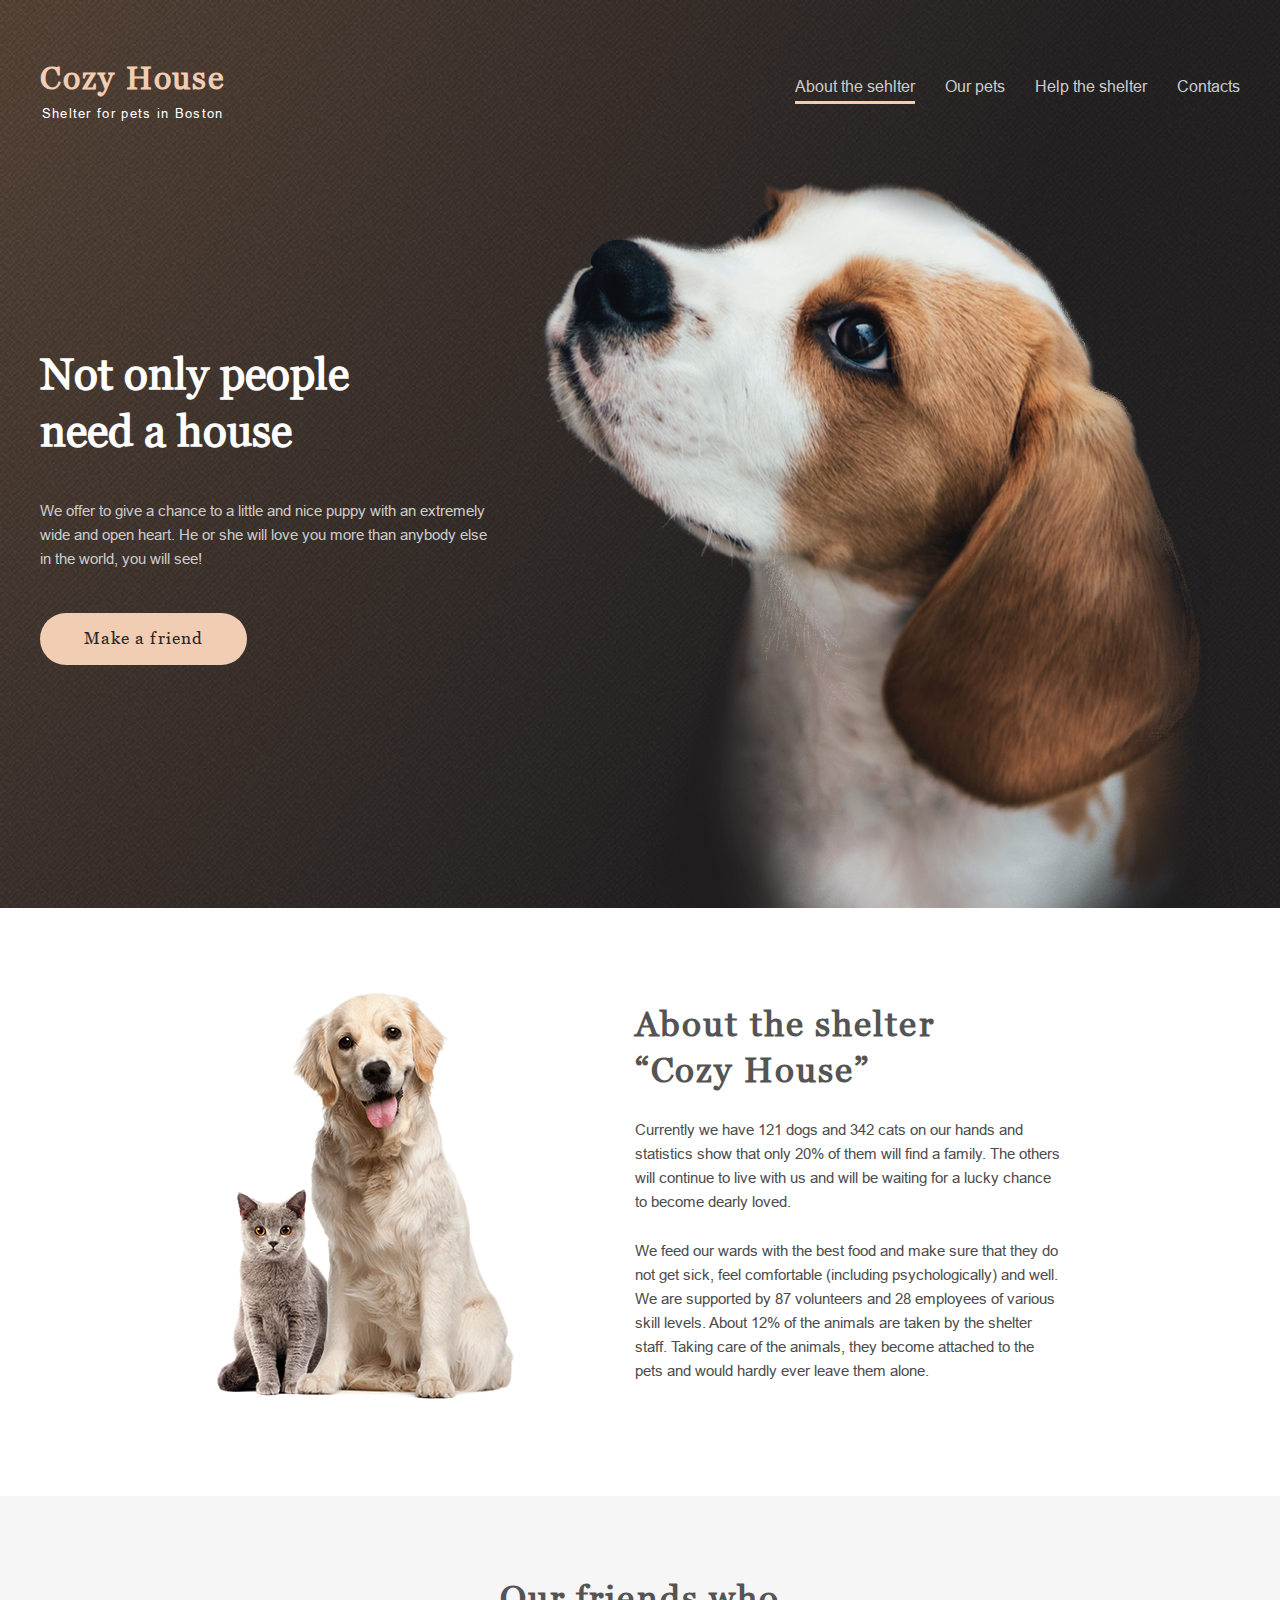
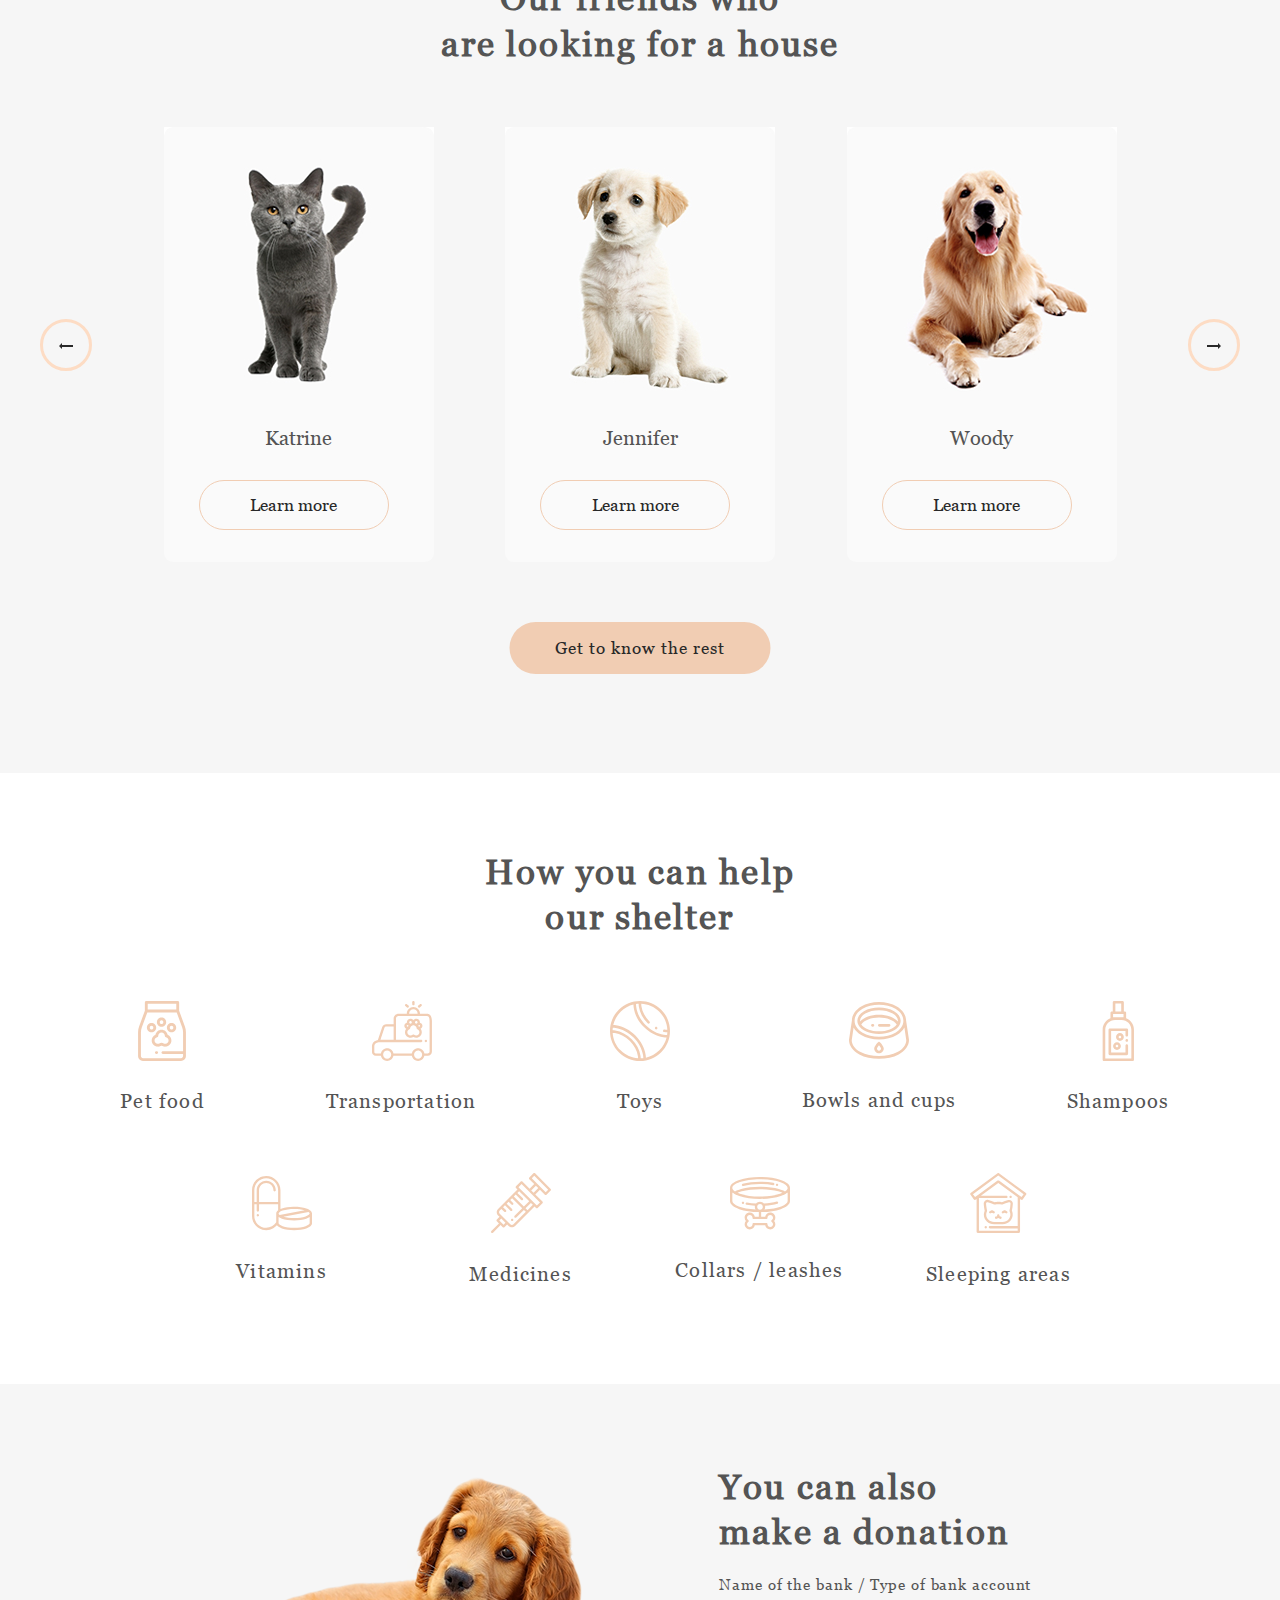
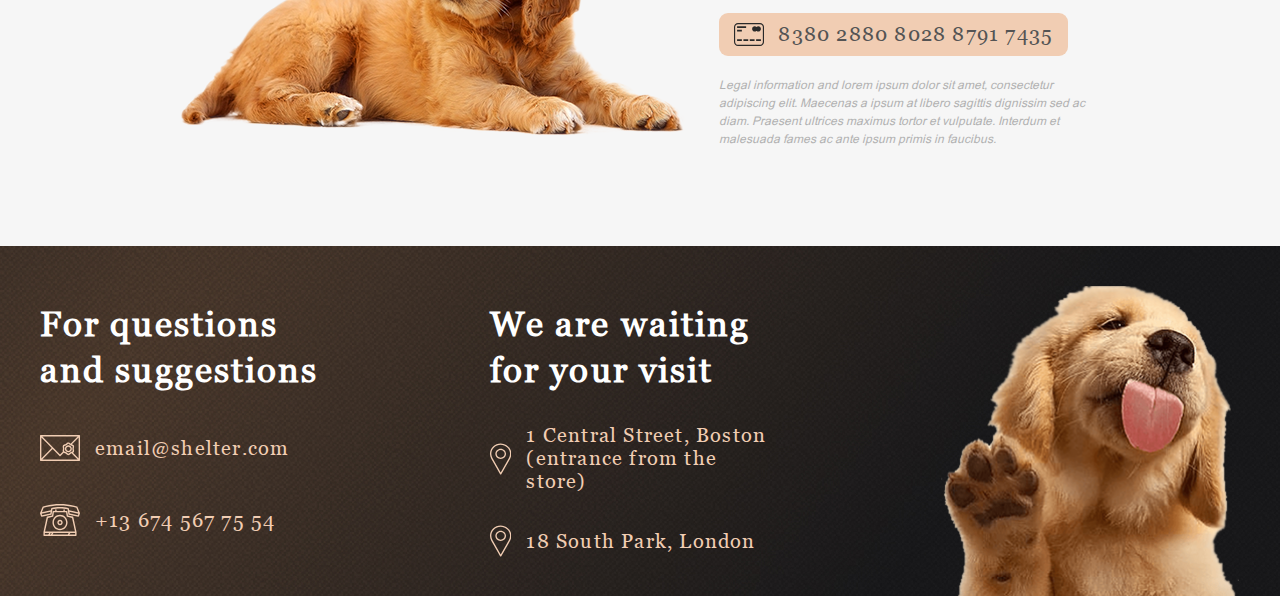
<file: pages/main/index.html>
<!DOCTYPE html>
<html lang="ru">

<head>
    <meta charset="UTF-8">
    <meta name="viewport" content="width=device-width, initial-scale=1.0">
    <link rel="stylesheet" href="../../assets/normilize.css">
    <link rel="stylesheet" href="style.css">
    <script src="script.js" defer></script>
    <title>Cozy House</title>
</head>

<body>
    <header class="header">
        <div class="header_wrapper">
            <nav class="logo_nav">
                <div class="header_logo">
                    <a href="index.html">
                        <h1 class="header_logo_title">Cozy House</h1>
                    </a>
                    <p class="header_logo_subtitle">Shelter for pets in Boston</p>
                </div>
                <div class="header_list_nav">
                    <ul class="header_list">
                        <li class="header_list_item"><a href="#" class="header_list_link">About the sehlter</a></li>
                        <li class="header_list_item"><a href="../pets/index.html" class="header_list_link">Our pets</a>
                        </li>
                        <li class="header_list_item"><a href="#help" class="header_list_link">Help the shelter</a></li>
                        <li class="header_list_item"><a href="#footer" class="header_list_link">Contacts</a></li>
                    </ul>
                    <div class="burger-menu_overlay"></div>
                </div>
                <div class="header_logo header_logo_in_burger">
                    <a href="index.html">
                        <h1 class="header_logo_title">Cozy House</h1>
                    </a>
                    <p class="header_logo_subtitle">Shelter for pets in Boston</p>
                </div>
                <button class="burger header_burger" id="header__burger">
                    <span class="burger_line"></span>
                </button>
            </nav>
        </div>
    </header>

    <section class="banner">
        <div class="banner_info">
            <h2 class="banner_title">Not only people need a house</h2>
            <p class="banner_text">We offer to give a chance to a little and nice puppy with an extremely wide and
                open heart. He or she will love you more than anybody else in the world, you will see!</p>
            <button class="banner_btn">
                <a href="#our_friends">Make a friend</a>
            </button>
        </div>
    </section>

    <section class="about_us container">
        <div class="wrapper_about_us">
            <div class="about_us_text">
                <h2>About the shelter “Cozy House”</h2>
                <p>Currently we have 121 dogs and 342 cats on our hands and statistics show that only 20% of them will
                    find a family. The others will continue to live with us and will be waiting for a lucky chance to
                    become dearly loved.</p>
                <p>We feed our wards with the best food and make sure that they do not get sick, feel comfortable
                    (including psychologically) and well. We are supported by 87 volunteers and 28 employees of various
                    skill levels. About 12% of the animals are taken by the shelter staff. Taking care of the animals,
                    they become attached to the pets and would hardly ever leave them alone.</p>
            </div>
        </div>
    </section>

    <section class="our_pets">
        <div class="wrapper_our_pets">
            <h2 id="our_friends">Our friends who</br> are looking for a house</h2>
            <div class="pets">
                <button class="pets_arrow arrow_previous">
                    <svg x="0" y="0" width="14" height="6" viewBox="0 0 14 6" fill="none"
                        xmlns="http://www.w3.org/2000/svg">
                        <path d="M14 2V4H3V6L0 3L3 0V2H14Z" fill="#292929" />
                    </svg>
                </button>
                <div class="pet">
                    <img src="../../assets/img/pets-katrine.jpg" alt="cat_image">
                    <p class="pet_name">Katrine</p>
                    <button class="pet_btn">Learn more</button>
                </div>
                <div class="pet pet_hidden_760">
                    <img src="../../assets/img/pets-jennifer.jpg" alt="puppy_image">
                    <p class="pet_name">Jennifer</p>
                    <button class="pet_btn">Learn more</button>
                </div>
                <div class="pet pet_hidden_1100">
                    <img src="../../assets/img/pets-woody.jpg" alt="dog_image">
                    <p class="pet_name">Woody</p>
                    <button class="pet_btn">Learn more</button>
                </div>
                <button class="pets_arrow arrow_next">
                    <svg width="14" height="6" viewBox="0 0 14 6" fill="none" xmlns="http://www.w3.org/2000/svg"
                        class="pets_right_arrow">
                        <path d="M14 2V4H3V6L0 3L3 0V2H14Z" fill="#292929" />
                    </svg>
                </button>
            </div>
            <button class="pets_btn"><a href="../pets/index.html" class="pets_btn_link">Get to know the
                    rest</a></button>
        </div>
    </section>

    <section class="wrapper_help" id="help">
        <h2>How you can help our shelter</h2>
        <div class="help_items">
            <div class="help_item">
                <svg width="48" height="60" viewBox="0 0 48 60" fill="none" xmlns="http://www.w3.org/2000/svg">
                    <path
                        d="M46.8978 25.4978L41.1429 9.7473V1.42852C41.1429 0.639609 40.5032 0 39.7144 0H8.28585C7.49694 0 6.85733 0.639727 6.85733 1.42852V9.74719L1.10214 25.4978C0.419274 27.3636 0.0703893 29.335 0.0714747 31.3219V55.0765C0.0714747 57.7913 2.28011 60 4.99499 60H43.005C45.7199 60 47.9285 57.7913 47.9285 55.0765V31.3219C47.9285 29.329 47.5817 27.3694 46.8978 25.4978ZM9.71425 2.85715H38.2857V8.57145H9.71425V2.85715ZM45.0715 50.1321H24.9077C24.1188 50.1321 23.4792 50.7718 23.4792 51.5606C23.4792 52.3495 24.1189 52.9891 24.9077 52.9891H45.0715V55.0763C45.0715 56.2157 44.1445 57.1427 43.005 57.1427H4.99499C3.85558 57.1427 2.92862 56.2158 2.92862 55.0763V31.3219C2.92774 29.6695 3.21788 28.03 3.78573 26.4783L9.28475 11.4286H38.7152L44.2142 26.4783C44.7821 28.03 45.0722 29.6695 45.0714 31.3219L45.0715 50.1321Z"
                        fill="#F1CDB3" />
                    <path
                        d="M29.6169 33.805C29.1505 30.8772 26.6078 28.632 23.5505 28.632C20.4932 28.632 17.9504 30.8772 17.484 33.805C15.067 34.7989 13.4857 37.2756 13.6899 39.9659C13.9175 42.9637 16.3506 45.392 19.349 45.6148C20.5071 45.7011 21.6572 45.4628 22.6751 44.9259C23.2315 44.6328 23.8697 44.6326 24.4256 44.926C25.3085 45.3908 26.2914 45.6331 27.2891 45.632C27.4429 45.632 27.5974 45.6263 27.7516 45.6149C30.7502 45.3923 33.1832 42.9638 33.411 39.966C33.6152 37.2756 32.0339 34.7989 29.6169 33.805ZM30.562 39.7495C30.4405 41.35 29.1415 42.6466 27.5402 42.7655C26.9176 42.8126 26.3013 42.6851 25.7586 42.3986C25.0781 42.0394 24.3201 41.8517 23.5506 41.8517C22.781 41.8517 22.0231 42.0394 21.3425 42.3986C20.7999 42.6849 20.1849 42.8123 19.5608 42.7655C17.9597 42.6467 16.6606 41.3501 16.5391 39.7495C16.4143 38.1062 17.5296 36.6124 19.1331 36.2746C19.4588 36.206 19.7503 36.0259 19.9573 35.7653C20.1643 35.5047 20.2739 35.18 20.2671 34.8473L20.2648 34.775C20.2648 32.9632 21.7386 31.4893 23.5505 31.4893C25.3623 31.4893 26.8362 32.9632 26.8362 34.7698L26.834 34.8473C26.827 35.1801 26.9366 35.5048 27.1436 35.7654C27.3507 36.026 27.6423 36.2061 27.968 36.2746C29.5717 36.6124 30.6868 38.1062 30.562 39.7495Z"
                        fill="#F1CDB3" />
                    <path
                        d="M23.5506 25.7751C26.1108 25.7751 28.1934 23.6924 28.1934 21.1322C28.1934 18.572 26.1108 16.4893 23.5506 16.4893C20.9904 16.4893 18.9077 18.5721 18.9077 21.1322C18.9077 23.6923 20.9906 25.7751 23.5506 25.7751ZM23.5506 19.3465C24.5353 19.3465 25.3363 20.1475 25.3363 21.1322C25.3363 22.1169 24.5353 22.9179 23.5506 22.9179C22.5659 22.9179 21.7649 22.1169 21.7649 21.1322C21.7649 20.1475 22.566 19.3465 23.5506 19.3465Z"
                        fill="#F1CDB3" />
                    <path
                        d="M18.1935 26.6561C18.1935 24.0959 16.1107 22.0132 13.5506 22.0132C10.9905 22.0132 8.90777 24.096 8.90777 26.6561C8.90777 29.2162 10.9904 31.2989 13.5506 31.2989C16.1108 31.2989 18.1935 29.2162 18.1935 26.6561ZM13.5506 28.4418C12.5659 28.4418 11.7649 27.6408 11.7649 26.6561C11.7649 25.6714 12.5659 24.8704 13.5506 24.8704C14.5353 24.8704 15.3363 25.6714 15.3363 26.6561C15.3363 27.6408 14.5352 28.4418 13.5506 28.4418Z"
                        fill="#F1CDB3" />
                    <path
                        d="M33.5506 22.0131C30.9904 22.0131 28.9077 24.0959 28.9077 26.656C28.9077 29.216 30.9906 31.2988 33.5506 31.2988C36.1107 31.2988 38.1934 29.2162 38.1934 26.656C38.1934 24.0958 36.1107 22.0131 33.5506 22.0131ZM33.5506 28.4418C32.5658 28.4418 31.7649 27.6408 31.7649 26.6561C31.7649 25.6714 32.5659 24.8704 33.5506 24.8704C34.5353 24.8704 35.3363 25.6714 35.3363 26.6561C35.3363 27.6408 34.5353 28.4418 33.5506 28.4418Z"
                        fill="#F1CDB3" />
                    <path
                        d="M18.6934 50.1322H18.3465C17.5576 50.1322 16.918 50.7719 16.918 51.5607C16.918 52.3496 17.5577 52.9892 18.3465 52.9892H18.6934C19.4823 52.9892 20.1219 52.3495 20.1219 51.5607C20.122 50.7719 19.4824 50.1322 18.6934 50.1322Z"
                        fill="#F1CDB3" />
                </svg>
                <p>Pet food</p>
            </div>
            <div class="help_item">
                <svg width="61" height="60" viewBox="0 0 61 60" fill="none" xmlns="http://www.w3.org/2000/svg">
                    <path
                        d="M56.0044 12.7115H48.9814V12.5095C48.9814 8.87665 46.026 5.92118 42.3932 5.92118C38.7603 5.92118 35.8049 8.87665 35.8049 12.5095V12.7115H27.5571C24.8414 12.7115 22.6321 14.9209 22.6321 17.6365V23.2009H15.2458C13.4838 23.2009 11.9176 24.2562 11.2558 25.8893C11.2462 25.9133 11.2373 25.9375 11.2291 25.962L6.96808 38.8689C6.9294 38.8919 6.88007 38.9191 6.81866 38.9498C6.57503 39.0714 6.11929 39.2568 5.33507 39.4484C4.09062 39.7499 2.9839 40.4616 2.19323 41.4688C1.40255 42.4759 0.973964 43.72 0.976513 45.0004V51.0987C0.976513 53.1406 2.63765 54.8018 4.67952 54.8018L9.90374 54.802C10.4553 57.7562 13.0514 59.9999 16.1632 59.9999C19.2749 59.9999 21.8709 57.7561 22.4226 54.8021L40.8472 54.8024C41.3989 57.7564 43.9949 59.9999 47.1066 59.9999C50.2181 59.9999 52.8141 57.7565 53.3659 54.8026L56.6836 54.8027C59.2232 54.8027 60.9294 53.0963 60.9294 50.5568V20.08C60.9294 13.4295 57.4851 12.7115 56.0044 12.7115ZM38.1486 12.5095C38.1486 10.169 40.0527 8.26493 42.3932 8.26493C44.7336 8.26493 46.6377 10.169 46.6377 12.5095V12.7115H38.1486V12.5095ZM13.4413 26.7379C13.591 26.3833 13.8422 26.0809 14.1632 25.8686C14.4842 25.6563 14.8609 25.5436 15.2457 25.5447H22.6319V38.8266H9.45022L13.4413 26.7379ZM16.1632 57.6562C13.9435 57.6562 12.1377 55.8504 12.1377 53.6307C12.1377 53.6033 12.1392 53.5762 12.1398 53.5488C12.1406 53.5069 12.1408 53.465 12.143 53.4234C12.1433 53.4168 12.1441 53.4104 12.1445 53.4038C12.2626 51.2894 14.02 49.6052 16.1632 49.6052C18.1026 49.6052 19.7262 50.9841 20.105 52.8129L20.1067 52.82C20.1194 52.882 20.1305 52.9445 20.1403 53.0076L20.1422 53.018C20.1492 53.0638 20.1544 53.1101 20.1598 53.1564C20.1622 53.1775 20.1656 53.1983 20.1677 53.2194C20.1714 53.2554 20.1734 53.2921 20.176 53.3285C20.1784 53.3602 20.1817 53.3916 20.1833 53.4235C20.185 53.4563 20.185 53.4896 20.1858 53.5226C20.1867 53.5586 20.1885 53.5944 20.1885 53.6306C20.1887 55.8504 18.3828 57.6562 16.1632 57.6562ZM47.1066 57.6562C44.8869 57.6562 43.081 55.8504 43.081 53.6307C43.081 53.5783 43.083 53.5263 43.085 53.4743C43.0856 53.4576 43.0855 53.4405 43.0863 53.4238C43.0883 53.3852 43.0921 53.3471 43.0951 53.3088C43.0975 53.2791 43.0989 53.2491 43.1019 53.2196C43.1032 53.207 43.1053 53.1947 43.1066 53.1823C43.1202 53.06 43.1386 52.939 43.163 52.8203C43.1637 52.8168 43.1646 52.8134 43.1654 52.8099C43.5455 50.9826 45.168 49.6053 47.1066 49.6053C47.6614 49.6053 48.1905 49.7181 48.6719 49.9222C50.1163 50.5341 51.1319 51.966 51.1319 53.6308C51.1319 55.8504 49.3262 57.6562 47.1066 57.6562ZM56.6836 52.4588L53.3678 52.4587C53.3639 52.4379 53.3589 52.4175 53.3548 52.3968C53.3272 52.2591 53.2954 52.1222 53.2595 51.9864C53.2435 51.927 53.2267 51.8679 53.209 51.809C53.198 51.7724 53.1872 51.7358 53.1757 51.6994C53.156 51.6382 53.1353 51.5772 53.1137 51.5166C53.1022 51.4842 53.0913 51.4513 53.0793 51.4191C53.0531 51.3492 53.0257 51.2799 52.997 51.211C52.988 51.1892 52.9798 51.1669 52.9705 51.1452C52.9318 51.0542 52.891 50.9641 52.8482 50.875C52.8428 50.8639 52.8369 50.8532 52.8315 50.8422C52.7941 50.7656 52.7552 50.6897 52.7148 50.6146C52.6999 50.5871 52.6841 50.5602 52.6689 50.5329C52.6367 50.4749 52.6036 50.4175 52.5696 50.3606C52.5511 50.3297 52.5319 50.2995 52.5128 50.2689C52.4605 50.1846 52.4061 50.1016 52.3495 50.0201C52.2939 49.9395 52.2365 49.8602 52.1773 49.7821C52.1403 49.7337 52.1026 49.6858 52.0643 49.6385C52.0414 49.6102 52.0189 49.5819 51.9956 49.554C51.9539 49.5043 51.9114 49.4553 51.8682 49.4069C51.8469 49.383 51.8262 49.3585 51.8045 49.3349C51.7507 49.2763 51.6958 49.2188 51.6398 49.1623C51.6278 49.1501 51.6163 49.1374 51.6041 49.1253C51.535 49.0563 51.4644 48.989 51.3922 48.9233C51.3769 48.9092 51.3608 48.896 51.3452 48.882C51.2887 48.8315 51.2316 48.7815 51.1732 48.7329C51.1476 48.7116 51.1213 48.6912 51.0954 48.6704C51.046 48.6304 50.996 48.5911 50.9455 48.5525C50.9157 48.53 50.8856 48.5081 50.8555 48.4861C50.7281 48.3927 50.5972 48.3043 50.463 48.221C50.4302 48.2004 50.3973 48.1802 50.364 48.1602C50.3121 48.1292 50.2596 48.0993 50.2068 48.0698C50.1743 48.0516 50.1419 48.0331 50.1091 48.0155C50.0517 47.9847 49.9935 47.9553 49.935 47.9262C49.9059 47.9117 49.8772 47.8966 49.8479 47.8826C49.7713 47.8461 49.694 47.8111 49.616 47.7776C49.6041 47.7725 49.5923 47.7667 49.5803 47.7616C49.4896 47.7233 49.398 47.6871 49.3056 47.6531C49.2792 47.6433 49.2524 47.6348 49.2258 47.6254C49.1594 47.602 49.093 47.5789 49.0257 47.5575C48.9905 47.5464 48.9548 47.5363 48.9193 47.5258C48.8597 47.5081 48.7999 47.4906 48.7396 47.4746C48.7009 47.4643 48.662 47.4549 48.623 47.4453C48.5245 47.421 48.4254 47.3992 48.3259 47.3798C48.2669 47.3684 48.2078 47.3578 48.1485 47.348C48.1078 47.3413 48.0671 47.3345 48.0262 47.3287C47.9646 47.3199 47.9028 47.3121 47.841 47.3051C47.8017 47.3006 47.7626 47.2956 47.7231 47.2919C47.6545 47.2856 47.5859 47.2803 47.5172 47.2762C47.4835 47.2741 47.4503 47.271 47.4165 47.2694C47.3132 47.2643 47.2098 47.2617 47.1064 47.2615C47.0025 47.2615 46.8991 47.2645 46.7964 47.2694C46.7626 47.271 46.7292 47.2741 46.6956 47.2762C46.6268 47.2806 46.5581 47.2853 46.4899 47.2919C46.4503 47.2958 46.4112 47.3007 46.3718 47.3052C46.3099 47.3124 46.2482 47.3199 46.1869 47.3288C46.1459 47.3348 46.105 47.3415 46.0642 47.3483C45.9641 47.3649 45.8644 47.3838 45.7651 47.4049C45.7068 47.4175 45.6486 47.431 45.5906 47.4453C45.5512 47.4549 45.512 47.4645 45.473 47.4748C45.4132 47.4906 45.354 47.5079 45.295 47.5254C45.2589 47.5362 45.2225 47.5464 45.1867 47.5578C45.121 47.5788 45.0556 47.601 44.9906 47.6242C44.9627 47.6341 44.9345 47.6431 44.9067 47.6534C44.8146 47.6874 44.7234 47.7233 44.6334 47.7613C44.6185 47.7677 44.604 47.7747 44.5891 47.7812C44.514 47.8136 44.4395 47.847 44.3659 47.8822C44.3348 47.897 44.3045 47.913 44.2737 47.9283C44.2172 47.9566 44.1607 47.9849 44.1051 48.0147C44.0708 48.0331 44.0369 48.0524 44.003 48.0715C43.9518 48.1001 43.901 48.1293 43.8506 48.1592C43.7321 48.2304 43.6158 48.3051 43.5019 48.3833C43.4545 48.416 43.4076 48.4494 43.3611 48.4835C43.3291 48.5068 43.297 48.53 43.2655 48.5539C43.2173 48.5904 43.1701 48.6281 43.123 48.6659C43.0946 48.6888 43.0659 48.711 43.0379 48.7343C42.9838 48.7795 42.9308 48.826 42.8782 48.8727C42.8586 48.8901 42.8386 48.9069 42.8193 48.9244C42.7481 48.9892 42.6785 49.0556 42.6104 49.1235C42.5932 49.1406 42.5769 49.1587 42.5598 49.176C42.5093 49.2276 42.4591 49.2795 42.4103 49.3328C42.3859 49.3595 42.3623 49.387 42.3384 49.414C42.2982 49.4594 42.2583 49.5049 42.2194 49.5514C42.1941 49.5817 42.1694 49.6126 42.1447 49.6434C42.1086 49.6881 42.073 49.7331 42.0381 49.7788C41.9544 49.889 41.8742 50.0018 41.7975 50.1169C41.7655 50.165 41.7346 50.2137 41.704 50.2627C41.683 50.2962 41.6618 50.3296 41.6415 50.3635C41.6099 50.4161 41.5796 50.4695 41.5496 50.5232C41.5321 50.5545 41.5139 50.5854 41.4968 50.6172C41.4607 50.684 41.4264 50.752 41.3927 50.8202C41.3832 50.8394 41.373 50.858 41.3638 50.8774C41.3216 50.965 41.2815 51.0536 41.2434 51.143C41.2318 51.1703 41.2214 51.1982 41.2102 51.2258C41.1843 51.2889 41.1587 51.3523 41.1348 51.4165C41.1214 51.4524 41.1094 51.4887 41.0966 51.5247C41.0764 51.5817 41.057 51.6389 41.0384 51.6964C41.0258 51.7355 41.0142 51.7751 41.0024 51.8146C40.9736 51.911 40.9471 52.008 40.923 52.1056C40.9091 52.162 40.8961 52.2187 40.8837 52.2758C40.8746 52.3171 40.8657 52.3585 40.8575 52.4001C40.8537 52.4198 40.8489 52.4391 40.8452 52.4588L22.4241 52.4585C22.4202 52.4382 22.4154 52.4181 22.4114 52.3979C22.4035 52.3578 22.3949 52.3181 22.3863 52.2783C22.3523 52.1215 22.3122 51.9659 22.2662 51.8122C22.2548 51.774 22.2435 51.7358 22.2314 51.6978C22.2124 51.6389 22.1926 51.5804 22.1719 51.5221C22.1596 51.4872 22.1477 51.452 22.1348 51.4174C22.1104 51.3522 22.0848 51.2875 22.0581 51.2232C22.0473 51.1967 22.0372 51.1697 22.026 51.1435C21.9878 51.0538 21.9476 50.965 21.9053 50.8771C21.8967 50.8594 21.8873 50.8423 21.8787 50.8247C21.8444 50.7548 21.8089 50.6855 21.772 50.6169C21.7554 50.5859 21.7376 50.5556 21.7203 50.525C21.6899 50.4707 21.6593 50.4166 21.6273 50.3634C21.6071 50.3297 21.5862 50.2968 21.5654 50.2636C21.5347 50.2143 21.5034 50.1654 21.4713 50.1169C21.3946 50.0019 21.3144 49.8893 21.2309 49.7792C21.196 49.7335 21.1604 49.6885 21.1243 49.6438C21.0995 49.613 21.0748 49.582 21.0494 49.5516C21.0105 49.5055 20.971 49.4598 20.9309 49.4147C20.9067 49.3876 20.883 49.3599 20.8585 49.3331C20.8103 49.2803 20.7606 49.2289 20.7105 49.1778C20.693 49.1599 20.6762 49.1413 20.6584 49.1238C20.5904 49.0559 20.5209 48.9897 20.4499 48.925C20.4302 48.907 20.4096 48.89 20.3897 48.8722C20.3376 48.8255 20.2848 48.7798 20.2312 48.7349C20.2029 48.7114 20.1738 48.6888 20.1451 48.6657C20.0985 48.6282 20.0516 48.5908 20.0038 48.5546C19.972 48.5304 19.9397 48.5071 19.9075 48.4836C19.8612 48.4497 19.8145 48.4165 19.7674 48.3838C19.6868 48.3285 19.6049 48.2749 19.5219 48.2232C19.4875 48.2016 19.4528 48.1803 19.418 48.1594C19.3679 48.1296 19.3174 48.1006 19.2666 48.0722C19.2323 48.053 19.1982 48.0336 19.1635 48.0151C19.1082 47.9856 19.0525 47.957 18.9963 47.9293C18.9651 47.9137 18.9343 47.8975 18.9028 47.8824C18.8301 47.8478 18.7567 47.8146 18.6827 47.7827C18.6669 47.7758 18.6514 47.7683 18.6355 47.7615C18.5454 47.7234 18.4544 47.6875 18.3626 47.6536C18.3343 47.6432 18.3056 47.6341 18.2771 47.624C18.2127 47.601 18.1478 47.579 18.0826 47.558C18.0465 47.5465 18.0098 47.5362 17.9734 47.5254C17.9146 47.5078 17.8556 47.491 17.7963 47.4751C17.7571 47.4646 17.7176 47.455 17.6781 47.4454C17.5217 47.4067 17.3639 47.3743 17.2049 47.3484C17.1641 47.3417 17.1233 47.3349 17.0822 47.3289C17.0206 47.3202 16.9589 47.3123 16.8971 47.3054C16.8579 47.3008 16.8187 47.2959 16.7792 47.292C16.7107 47.2857 16.6421 47.2805 16.5734 47.2763C16.5397 47.2742 16.5064 47.2711 16.4727 47.2695C16.3694 47.2644 16.266 47.2618 16.1626 47.2617C16.0587 47.2617 15.9554 47.2646 15.8525 47.2695C15.8188 47.2711 15.7854 47.2742 15.7517 47.2763C15.683 47.2808 15.6143 47.2854 15.5461 47.292C15.5065 47.2959 15.4672 47.3008 15.4278 47.3054C15.3662 47.3123 15.3046 47.3202 15.2432 47.3289C15.2019 47.3349 15.161 47.3417 15.1201 47.3484C15.02 47.3648 14.9203 47.3837 14.8212 47.405C14.763 47.4175 14.7053 47.431 14.6476 47.4452C14.6079 47.4549 14.568 47.4646 14.5287 47.4751C14.4698 47.4909 14.4112 47.5076 14.3529 47.5251C14.3161 47.536 14.2791 47.5465 14.2425 47.558C14.178 47.5784 14.1143 47.6007 14.0507 47.6231C14.0212 47.6334 13.9916 47.6429 13.9624 47.6536C13.8708 47.6875 13.7801 47.7231 13.6905 47.761C13.6724 47.7687 13.6547 47.7773 13.6366 47.7851C13.565 47.8162 13.4938 47.8481 13.4235 47.8817C13.3907 47.8974 13.3585 47.9143 13.326 47.9306C13.2712 47.9577 13.2168 47.9855 13.1628 48.0142C13.1272 48.0333 13.0922 48.0534 13.0569 48.0732C13.0072 48.1011 12.9576 48.1292 12.9088 48.1585C12.8252 48.2086 12.7427 48.2604 12.6614 48.3141C12.6262 48.3373 12.5913 48.3608 12.5566 48.3847C12.5107 48.4163 12.4655 48.4488 12.4203 48.4816C12.3869 48.506 12.3533 48.5302 12.3204 48.5553C12.2743 48.5903 12.2291 48.6263 12.184 48.6625C12.1536 48.6869 12.1229 48.7107 12.0932 48.7356C12.0424 48.7778 11.993 48.8214 11.9436 48.8651C11.9207 48.8854 11.8972 48.9051 11.8745 48.9257C11.8043 48.9898 11.7355 49.0554 11.6681 49.1225C11.6473 49.1433 11.6273 49.1651 11.6067 49.1862C11.56 49.2342 11.5134 49.2822 11.4682 49.3315C11.4418 49.3602 11.4165 49.3899 11.3907 49.4191C11.3525 49.4623 11.3144 49.5056 11.2775 49.5499C11.2508 49.5817 11.2248 49.6143 11.1988 49.6468C11.1641 49.6897 11.13 49.7331 11.0965 49.777C11.0376 49.8544 10.9804 49.9332 10.925 50.0132C10.9007 50.0482 10.8767 50.0835 10.8531 50.1189C10.8223 50.1653 10.7925 50.2123 10.7628 50.2594C10.7408 50.2946 10.7187 50.3295 10.6973 50.3651C10.667 50.4156 10.638 50.467 10.6091 50.5183C10.5903 50.5517 10.571 50.5847 10.5527 50.6185C10.519 50.6817 10.4863 50.7454 10.4546 50.8097C10.4432 50.8327 10.431 50.8552 10.4198 50.8784C10.3781 50.9651 10.3384 51.0529 10.3005 51.1417C10.2876 51.172 10.2762 51.2028 10.2637 51.2333C10.2391 51.2936 10.2146 51.354 10.1919 51.4151C10.178 51.4525 10.1653 51.4904 10.1521 51.5281C10.1326 51.5835 10.1134 51.639 10.0955 51.695C10.0826 51.7352 10.0706 51.7757 10.0585 51.8163C10.0423 51.871 10.0264 51.9258 10.0116 51.9811C9.98547 52.0781 9.96183 52.1757 9.94065 52.2739C9.93151 52.3161 9.92237 52.3581 9.91405 52.4007C9.9103 52.4199 9.90561 52.4389 9.90198 52.4581H4.67952C3.92999 52.4581 3.32026 51.8484 3.32026 51.0987V45.0004C3.31869 44.2451 3.57146 43.5113 4.03784 42.9171C4.50422 42.323 5.15705 41.9032 5.89112 41.7254C6.55897 41.5621 7.13261 41.376 7.60101 41.1705H50.1626C50.8097 41.1705 51.3344 40.6458 51.3344 39.9986C51.3344 39.3515 50.8097 38.8267 50.1626 38.8267H24.9758V17.6365C24.9758 16.2133 26.1339 15.0552 27.5571 15.0552H56.0042C58.2503 15.0552 58.5855 18.2034 58.5855 20.08V50.5567C58.5855 52.2118 57.3939 52.4588 56.6836 52.4588Z"
                        fill="#F1CDB3" />
                    <path
                        d="M51.4371 24.8147C51.4372 23.2763 50.3567 21.9863 48.9149 21.6615C48.9226 21.5806 48.9287 21.4992 48.9311 21.4169C48.9579 20.4633 48.6017 19.5567 47.9282 18.864C47.2432 18.1596 46.2866 17.7557 45.3034 17.7557C44.1154 17.7557 43.0573 18.3338 42.3948 19.2239C41.7328 18.3338 40.6738 17.7557 39.4831 17.7557C38.5086 17.7557 37.5586 18.1544 36.8767 18.8498C36.1995 19.5402 35.8367 20.4483 35.8552 21.4064C35.8568 21.4923 35.8627 21.5773 35.8703 21.6618C34.4291 21.987 33.3492 23.2766 33.3492 24.8147C33.3492 26.1163 34.1229 27.2399 35.2341 27.7519C34.4513 28.7206 33.9945 29.9464 33.9945 31.2423C33.9945 34.3028 36.4843 36.7927 39.5448 36.7927C40.5529 36.7927 41.537 36.5172 42.3932 36.0051C43.254 36.5202 44.2384 36.7924 45.2415 36.7927C48.302 36.7927 50.7919 34.3028 50.7919 31.2423C50.7919 29.9462 50.3351 28.7206 49.5523 27.7519C50.6636 27.2399 51.4371 26.1163 51.4371 24.8147ZM45.3034 20.0996C45.6574 20.0996 46.0016 20.2448 46.2478 20.4979C46.4762 20.7328 46.597 21.0357 46.5883 21.3508C46.568 22.0692 45.9856 22.6602 45.2898 22.6682C45.1034 22.668 44.9191 22.6279 44.7495 22.5505C44.7285 22.5408 44.7079 22.5304 44.6868 22.5209C44.58 22.4646 44.4823 22.3927 44.3966 22.3077C44.1518 22.0648 44.0177 21.7384 44.0191 21.3885C44.022 20.6778 44.5982 20.0996 45.3034 20.0996ZM38.5498 20.491C38.6712 20.3665 38.8163 20.2677 38.9766 20.2005C39.1369 20.1332 39.3091 20.0988 39.4829 20.0994C40.1903 20.0994 40.7664 20.6762 40.7672 21.3851C40.7681 21.5579 40.7343 21.7291 40.6678 21.8885C40.6013 22.048 40.5035 22.1925 40.3801 22.3135C40.2964 22.3959 40.2013 22.466 40.0978 22.5217C40.0595 22.5391 40.0221 22.5577 39.9843 22.5758C39.8315 22.6389 39.6675 22.6704 39.5023 22.6683C38.7969 22.6567 38.212 22.0704 38.1983 21.3613C38.192 21.0374 38.3169 20.7285 38.5498 20.491ZM35.693 24.8148C35.6929 24.3245 36.0918 23.9257 36.5818 23.9257C37.0722 23.9257 37.4709 24.3245 37.4709 24.8148C37.4709 24.9155 37.4534 25.0118 37.4224 25.1022C37.3931 25.1611 37.3649 25.2207 37.3377 25.2808C37.1809 25.5341 36.9012 25.7038 36.582 25.7038C36.0918 25.7038 35.693 25.305 35.693 24.8148ZM45.2415 34.4492C44.4765 34.4489 43.7368 34.175 43.1561 33.6769C42.9438 33.4945 42.6731 33.3943 42.3932 33.3946C42.1133 33.3944 41.8426 33.4946 41.6303 33.6769C41.0496 34.175 40.3099 34.4489 39.5448 34.4492C37.7767 34.4492 36.3382 33.0107 36.3382 31.2426C36.3382 29.9023 37.1833 28.6919 38.4409 28.2307C38.6472 28.1551 38.8281 28.023 38.9629 27.8495C39.0977 27.676 39.181 27.4681 39.2033 27.2495C39.2362 26.9273 39.3176 26.6118 39.4447 26.3139C39.4865 26.2346 39.5256 26.1537 39.5608 26.0707C39.8716 25.4851 40.3571 25.0108 40.9498 24.7136C41.0008 24.6912 41.0511 24.6676 41.1011 24.6428C41.5085 24.4648 41.9485 24.3731 42.3932 24.3737C42.8513 24.3737 43.2875 24.4692 43.6828 24.6417C43.7327 24.6665 43.7831 24.6899 43.8341 24.7123C44.4279 25.0094 44.9143 25.4843 45.2256 26.0707C45.2608 26.1537 45.2999 26.2346 45.3416 26.3139C45.4688 26.6118 45.5502 26.9273 45.583 27.2495C45.6053 27.4681 45.6886 27.676 45.8235 27.8495C45.9583 28.023 46.1391 28.1551 46.3454 28.2307C47.6031 28.692 48.4481 29.9023 48.4481 31.2426C48.4481 33.0106 47.0097 34.4492 45.2415 34.4492ZM48.2045 25.7038C47.8853 25.7038 47.6056 25.5341 47.4488 25.2808C47.4216 25.2208 47.3933 25.1612 47.364 25.1022C47.3321 25.0097 47.3157 24.9126 47.3155 24.8148C47.3155 24.3245 47.7143 23.9257 48.2046 23.9257C48.6948 23.9257 49.0936 24.3245 49.0936 24.8148C49.0935 25.3049 48.6947 25.7038 48.2045 25.7038Z"
                        fill="#F1CDB3" />
                    <path
                        d="M56.0193 39.7758C56.0043 39.7007 55.9819 39.6273 55.9526 39.5566C55.9234 39.4857 55.8873 39.4178 55.8448 39.3539C55.8026 39.2897 55.7539 39.23 55.6995 39.1758C55.6452 39.1214 55.5856 39.0727 55.5214 39.0305C55.3933 38.9457 55.25 38.8864 55.0995 38.8559C54.9487 38.8254 54.7933 38.8254 54.6425 38.8559C54.5675 38.8712 54.4936 38.8934 54.4221 38.9227C54.3518 38.952 54.2839 38.9884 54.2206 39.0305C54.1561 39.0727 54.0964 39.1219 54.0425 39.1758C53.9884 39.2297 53.9392 39.2895 53.896 39.3539C53.8538 39.4172 53.8173 39.4852 53.7893 39.5566C53.76 39.627 53.7366 39.7008 53.7225 39.7758C53.7073 39.8508 53.6991 39.9281 53.6991 40.0043C53.6991 40.0803 53.7073 40.1578 53.7225 40.234C53.7366 40.3078 53.76 40.3816 53.7893 40.4531C53.8186 40.5234 53.855 40.5914 53.8971 40.6547C53.9392 40.7191 53.9884 40.7789 54.0425 40.8328C54.0964 40.8867 54.1561 40.9359 54.2206 40.9793C54.2839 41.0215 54.3518 41.0566 54.4221 41.0859C54.4936 41.1152 54.5675 41.1387 54.6425 41.1527C54.7176 41.168 54.7949 41.1762 54.871 41.1762C54.9471 41.1762 55.0246 41.168 55.0995 41.1527C55.1745 41.1387 55.2483 41.1152 55.3186 41.0859C55.3901 41.0566 55.4581 41.0215 55.5214 40.9793C55.5859 40.9359 55.6457 40.8867 55.6995 40.8328C55.7534 40.7789 55.8026 40.7191 55.8448 40.6547C55.8869 40.5914 55.9233 40.5234 55.9526 40.4531C55.9819 40.3816 56.0041 40.3078 56.0193 40.234C56.0346 40.1578 56.0427 40.0803 56.0427 40.0043C56.0427 39.9281 56.0346 39.8508 56.0193 39.7758Z"
                        fill="#F1CDB3" />
                    <path
                        d="M42.3932 0C41.7461 0 41.2213 0.524648 41.2213 1.17188V3.13359C41.2213 3.78082 41.7461 4.30547 42.3932 4.30547C43.0404 4.30547 43.565 3.7807 43.565 3.13359V1.17188C43.565 0.524648 43.0404 0 42.3932 0Z"
                        fill="#F1CDB3" />
                    <path
                        d="M37.4562 4.55659L35.8205 3.27234C35.6995 3.1773 35.5609 3.10703 35.4127 3.06555C35.2645 3.02407 35.1096 3.01218 34.9568 3.03057C34.804 3.04896 34.6563 3.09727 34.5222 3.17273C34.3881 3.24819 34.2701 3.34934 34.1751 3.47038C33.7755 3.97944 33.8642 4.71608 34.3731 5.11569L36.0088 6.39995C36.2149 6.56221 36.4695 6.65035 36.7318 6.65015C36.9095 6.65039 37.0849 6.61017 37.2447 6.53253C37.4046 6.45488 37.5446 6.34186 37.6543 6.20202C38.054 5.69284 37.9653 4.9562 37.4562 4.55659Z"
                        fill="#F1CDB3" />
                    <path
                        d="M50.6113 3.47021C50.2117 2.96115 49.4752 2.87244 48.9659 3.27216L47.3302 4.55642C46.8211 4.95603 46.7324 5.69267 47.1321 6.20185C47.2417 6.34177 47.3818 6.45487 47.5416 6.53254C47.7015 6.61021 47.8769 6.65042 48.0546 6.6501C48.3169 6.65028 48.5716 6.56214 48.7776 6.3999L50.4133 5.11564C50.9224 4.71603 51.0111 3.97939 50.6113 3.47021Z"
                        fill="#F1CDB3" />
                </svg>
                <p>Transportation</p>
            </div>
            <div class="help_item">
                <svg width="60" height="60" viewBox="0 0 60 60" fill="none" xmlns="http://www.w3.org/2000/svg">
                    <path
                        d="M51.2132 8.78672C45.5469 3.1207 38.0133 0 30 0C21.9867 0 14.4531 3.1207 8.78684 8.78672C3.12047 14.4531 0 21.9866 0 30C0 38.0134 3.12047 45.5469 8.78684 51.2133C14.4531 56.8793 21.9867 60 30 60C38.0133 60 45.5469 56.8793 51.2132 51.2133C56.8795 45.5469 60 38.0134 60 30C60 21.9866 56.8795 14.4531 51.2132 8.78672ZM10.6314 49.3685C5.90438 44.6415 3.11918 38.4906 2.67352 31.8832C3.39 31.9077 4.1223 31.9755 4.86223 32.0856C10.1654 32.8733 15.5023 35.7234 19.8894 40.1106C24.2766 44.4979 27.1266 49.8346 27.9144 55.1379C28.0223 55.8586 28.0894 56.5849 28.1154 57.3132C21.7419 56.8775 15.4928 54.2298 10.6314 49.3685ZM30.7262 57.3682C30.7013 56.4931 30.6239 55.6203 30.4946 54.7545C29.6251 48.9019 26.5139 43.046 21.7338 38.2659C16.9538 33.4859 11.098 30.3746 5.2452 29.5051C4.37502 29.3751 3.49781 29.2977 2.61832 29.2732C2.64105 28.3972 2.7048 27.5283 2.8084 26.6682C3.73793 26.6987 4.68246 26.7843 5.62863 26.9248C12.0308 27.8757 18.4055 31.2484 23.5785 36.4213C28.7512 41.5939 32.1239 47.9687 33.075 54.3709C33.2133 55.3004 33.2987 56.237 33.3307 57.1763C32.4661 57.2814 31.5969 57.3455 30.7262 57.3682ZM49.3685 49.3685C45.5416 53.1952 40.8551 55.6504 35.9248 56.7348C35.881 55.8152 35.7912 54.8983 35.6557 53.9877C34.6229 47.0358 30.9889 40.1423 25.4234 34.5766C19.8575 29.0109 12.964 25.3772 6.0123 24.3444C5.0982 24.2082 4.17782 24.1182 3.25465 24.0746L3.2475 24.0805C4.35598 19.0238 6.88301 14.3798 10.6315 10.6314C14.2923 6.97055 18.7399 4.56516 23.4349 3.41402C23.4672 4.49215 23.5632 5.56742 23.7224 6.63422C24.755 13.5859 28.3889 20.4795 33.9546 26.0453C39.5203 31.611 46.4139 35.2447 53.3659 36.2775C54.4358 36.4373 55.5143 36.5334 56.5956 36.5653L56.6073 36.5459C55.4323 41.3595 52.9617 45.7754 49.3685 49.3685ZM57.1071 33.966C56.0064 33.955 54.8814 33.8653 53.7492 33.6972C47.3468 32.7461 40.972 29.3735 35.7993 24.2006C30.6265 19.0277 27.2538 12.6531 26.3029 6.25102C26.1354 5.12379 26.0455 4.00371 26.034 2.90824C26.8999 2.78261 27.7712 2.69826 28.6451 2.65547C28.6431 3.70254 28.7214 4.7775 28.8832 5.8677C29.7527 11.7204 32.8641 17.5763 37.6441 22.3562C38.1534 22.8654 38.9794 22.8654 39.4888 22.3562C39.9981 21.8469 39.9981 21.021 39.4888 20.5114C35.1016 16.1243 32.2516 10.7876 31.4638 5.48426C31.3205 4.51898 31.2499 3.57035 31.2521 2.65055C37.8434 2.94937 44.3467 5.60918 49.3688 10.6315C54.2461 15.5088 57.0565 21.902 57.3623 28.7483C56.4367 28.7503 55.4855 28.6804 54.5159 28.5363C53.8035 28.4305 53.1397 28.9225 53.034 29.635C52.9281 30.3476 53.42 31.0109 54.1325 31.1167C55.21 31.2768 56.2729 31.3569 57.3083 31.3569C57.3252 31.3569 57.3417 31.356 57.3586 31.356C57.316 32.2295 57.2321 33.1004 57.1071 33.966Z"
                        fill="#F1CDB3" />
                    <path
                        d="M46.1517 25.775C45.8059 25.7756 45.4744 25.9131 45.2296 26.1573C44.9854 26.4021 44.848 26.7336 44.8474 27.0793C44.8474 27.4224 44.9857 27.7589 45.2296 28.0015C45.4721 28.2442 45.8087 28.3836 46.1517 28.3836C46.4947 28.3836 46.8313 28.2442 47.0739 28.0015C47.3176 27.7563 47.4549 27.425 47.456 27.0793C47.456 26.7363 47.3164 26.3998 47.0739 26.1573C46.829 25.9131 46.4975 25.7756 46.1517 25.775Z"
                        fill="#F1CDB3" />
                </svg>
                <p>Toys</p>
            </div>
            <div class="help_item">
                <svg width="60" height="57" viewBox="0 0 60 57" fill="none" xmlns="http://www.w3.org/2000/svg">
                    <path
                        d="M59.985 37.8551L57.1255 18.6441C57.0792 13.0657 53.693 7.89303 47.8159 4.43765C42.9483 1.57605 36.6213 0 30.0001 0C23.3786 0 17.0515 1.57605 12.1838 4.43765C6.3069 7.89303 2.92054 13.0657 2.87437 18.6441L0.0148828 37.8551C0.00503905 37.9216 0 37.9887 0 38.056C0 43.7049 3.76452 48.936 10.3284 52.408C15.7022 55.2504 22.6883 56.8158 30.0001 56.8158C37.3116 56.8158 44.2978 55.2504 49.6716 52.408C56.2354 48.936 60 43.7049 60 38.056C59.9999 37.9888 59.9949 37.9216 59.985 37.8551ZM13.5668 6.78995C18.0215 4.17105 23.8576 2.72871 30.0001 2.72871C36.1424 2.72871 41.9785 4.17105 46.4331 6.78995C51.4956 9.76627 54.3993 14.1293 54.3993 18.7599C54.3993 23.3906 51.4957 27.7535 46.4332 30.7299C41.9785 33.3488 36.1424 34.7911 30.0001 34.7911C23.8577 34.7911 18.0215 33.3488 13.5669 30.7299C8.5044 27.7536 5.60073 23.3906 5.60073 18.7599C5.60073 14.1293 8.50428 9.76639 13.5668 6.78995ZM48.3956 49.996C43.4079 52.6342 36.875 54.0871 30.0001 54.0871C23.125 54.0871 16.592 52.6342 11.6044 49.996C6.00374 47.0333 2.77453 42.7218 2.72917 38.1535L4.60757 25.5342C6.17225 28.4612 8.75283 31.0645 12.1841 33.0819C17.0517 35.9434 23.3787 37.5195 30.0001 37.5195C36.6213 37.5195 42.9485 35.9434 47.816 33.0819C51.2473 31.0645 53.8279 28.461 55.3925 25.5342L57.2709 38.1535C57.2255 42.7219 53.9963 47.0335 48.3956 49.996Z"
                        fill="#F1CDB3" />
                    <path
                        d="M30.0001 32.0618C39.3534 32.0618 47.6079 28.4427 50.5397 23.0569C51.29 21.6803 51.6707 20.2344 51.6707 18.7599C51.6707 15.0676 49.3194 11.652 45.0502 9.14217C41.0085 6.76631 35.6637 5.45791 30.0001 5.45791C24.3366 5.45791 18.9916 6.76643 14.9501 9.14229C10.6807 11.6521 8.32945 15.0676 8.32945 18.76C8.32945 20.2347 8.70996 21.6804 9.46008 23.0563C12.3923 28.4427 20.6467 32.0618 30.0001 32.0618ZM30.0001 29.3332C22.1546 29.3332 15.0282 26.5145 12.2557 22.4006C15.0293 18.2891 22.1568 15.4732 30.0001 15.4732C37.8435 15.4732 44.9711 18.2891 47.7446 22.4008C44.9726 26.5145 37.8458 29.3332 30.0001 29.3332ZM11.0579 18.76C11.058 16.0744 12.9313 13.4942 16.3328 11.4945C19.9617 9.36131 24.8154 8.18651 30 8.18651C35.1845 8.18651 40.0384 9.36131 43.6672 11.4946C47.0687 13.4942 48.9421 16.0743 48.9421 18.76C48.9421 18.9993 48.9259 19.238 48.896 19.4761C45.1332 15.3699 37.9658 12.7446 30 12.7446C22.0342 12.7446 14.8669 15.37 11.1041 19.4761C11.0738 19.2386 11.0584 18.9994 11.0579 18.76Z"
                        fill="#F1CDB3" />
                    <path
                        d="M30 39.7701C29.8155 39.7701 29.6329 39.8076 29.4633 39.8801C29.2936 39.9527 29.1405 40.059 29.0131 40.1924C28.1243 41.1235 25.225 44.3365 25.225 46.5916C25.225 49.2246 27.367 51.3666 30 51.3666C32.633 51.3666 34.775 49.2246 34.775 46.5916C34.775 44.3365 31.8756 41.1235 30.987 40.1924C30.8595 40.059 30.7064 39.9527 30.5368 39.8801C30.3671 39.8076 30.1845 39.7701 30 39.7701ZM30 48.6381C28.8716 48.6381 27.9536 47.7201 27.9536 46.5917C27.9536 45.986 28.9058 44.5224 30 43.1941C31.0943 44.5226 32.0465 45.986 32.0465 46.5917C32.0465 47.7201 31.1284 48.6381 30 48.6381Z"
                        fill="#F1CDB3" />
                    <path
                        d="M23.8843 21.8977H23.4637C22.7102 21.8977 22.0994 22.5085 22.0994 23.262C22.0994 24.0155 22.7102 24.6263 23.4637 24.6263H23.8843C24.6378 24.6263 25.2486 24.0155 25.2486 23.262C25.2486 22.5085 24.6378 21.8977 23.8843 21.8977Z"
                        fill="#F1CDB3" />
                    <path
                        d="M40.074 21.8977H30.342C29.5884 21.8977 28.9777 22.5085 28.9777 23.262C28.9777 24.0155 29.5884 24.6263 30.342 24.6263H40.074C40.8275 24.6263 41.4383 24.0155 41.4383 23.262C41.4383 22.5085 40.8275 21.8977 40.074 21.8977Z"
                        fill="#F1CDB3" />
                </svg>
                <p>Bowls and cups</p>
            </div>
            <div class="help_item">
                <svg width="32" height="60" viewBox="0 0 32 60" fill="none" xmlns="http://www.w3.org/2000/svg">
                    <path
                        d="M24.1303 17.1814V11.7391C24.1303 11.0188 23.5463 10.4348 22.826 10.4348H21.8477V1.3043C21.8477 0.583945 21.2637 0 20.5434 0H12.0651C11.3448 0 10.7608 0.583945 10.7608 1.3043V10.4347H9.78253C9.06218 10.4347 8.47823 11.0187 8.47823 11.739V17.1813C3.89772 19.0078 0.6521 23.4879 0.6521 28.712V58.6956C0.6521 59.4159 1.23604 59.9999 1.9564 59.9999H30.6521C31.3725 59.9999 31.9564 59.4159 31.9564 58.6956V28.7121C31.9563 23.4879 28.7107 19.0078 24.1303 17.1814ZM13.3694 2.60871H19.239V10.4348H13.3694V2.60871ZM11.0867 13.0434H21.5214V16.3043H11.0867V13.0434ZM29.3476 57.3913H3.26069V28.7121C3.26069 23.3088 7.65651 18.913 13.0597 18.913H19.5486C24.9519 18.913 29.3476 23.3088 29.3476 28.7121V57.3913Z"
                        fill="#F1CDB3" />
                    <path
                        d="M24.7825 27.3913H7.82591C7.10556 27.3913 6.52161 27.9752 6.52161 28.6956V52.826C6.52161 53.5464 7.10556 54.1303 7.82591 54.1303H24.7825C25.5028 54.1303 26.0868 53.5464 26.0868 52.826V44.6287C26.0868 43.9084 25.5028 43.3244 24.7825 43.3244C24.0621 43.3244 23.4782 43.9084 23.4782 44.6287V51.5217H9.13033V30H23.4782V34.1287C23.4782 34.8491 24.0621 35.433 24.7825 35.433C25.5028 35.433 26.0868 34.8491 26.0868 34.1287V28.6957C26.0868 27.9752 25.5028 27.3913 24.7825 27.3913Z"
                        fill="#F1CDB3" />
                    <path
                        d="M24.7824 38.0645C24.0621 38.0645 23.4781 38.6484 23.4781 39.3688V39.4992C23.4781 40.2195 24.0621 40.8035 24.7824 40.8035C25.5028 40.8035 26.0867 40.2195 26.0867 39.4992V39.3688C26.0867 38.6484 25.5028 38.0645 24.7824 38.0645Z"
                        fill="#F1CDB3" />
                    <path
                        d="M14.9922 41.1512C12.8345 41.1512 11.0792 42.9066 11.0792 45.0642C11.0792 47.2219 12.8345 48.9773 14.9922 48.9773C17.1499 48.9773 18.9052 47.2219 18.9052 45.0642C18.9052 42.9067 17.1499 41.1512 14.9922 41.1512ZM14.9922 46.3687C14.273 46.3687 13.6879 45.7835 13.6879 45.0644C13.6879 44.3452 14.273 43.7601 14.9922 43.7601C15.7114 43.7601 16.2965 44.3452 16.2965 45.0644C16.2965 45.7835 15.7115 46.3687 14.9922 46.3687Z"
                        fill="#F1CDB3" />
                    <path
                        d="M21.8456 35.9842C21.8456 33.8266 20.0903 32.0712 17.9326 32.0712C15.7749 32.0712 14.0196 33.8266 14.0196 35.9842C14.0196 38.1419 15.7749 39.8973 17.9326 39.8973C20.0901 39.8974 21.8456 38.1419 21.8456 35.9842ZM17.9325 37.2887C17.2133 37.2887 16.6282 36.7035 16.6282 35.9844C16.6282 35.2652 17.2133 34.6801 17.9325 34.6801C18.6517 34.6801 19.2368 35.2652 19.2368 35.9844C19.2368 36.7035 18.6519 37.2887 17.9325 37.2887Z"
                        fill="#F1CDB3" />
                </svg>
                <p>Shampoos</p>
            </div>
            <div class="help_item">
                <svg width="60" height="55" viewBox="0 0 60 55" fill="none" xmlns="http://www.w3.org/2000/svg">
                    <path
                        d="M54.3108 32.3986C51.0359 31.284 46.7048 30.6702 42.1158 30.6702C41.8289 30.6702 41.5431 30.6725 41.2586 30.6773C36.9894 30.7488 32.991 31.3536 29.9207 32.3986C29.428 32.5653 28.9424 32.7523 28.4651 32.9589V14.2325C28.4651 6.38472 22.0805 0 14.2325 0C6.38461 0 0 6.38472 0 14.2325V39.9261C0 47.7739 6.38461 54.1587 14.2325 54.1587C16.722 54.1587 19.1722 53.5062 21.3188 52.2717C22.6721 51.4934 23.8881 50.4936 24.9168 49.3257C25.6645 50.3761 27.1451 51.4856 29.9208 52.4303C33.1957 53.5448 37.5266 54.1587 42.1157 54.1587C46.7047 54.1587 51.0357 53.5448 54.3107 52.4303C59.0129 50.83 60 48.7566 60 47.299V37.5299C60 36.0723 59.0129 33.9989 54.3108 32.3986ZM26.5754 37.5299C26.5759 37.4863 26.5798 37.4428 26.5871 37.3998L26.5891 37.3882C26.6289 37.1764 26.7563 36.9305 26.9907 36.6639L26.9952 36.6589C27.0307 36.6187 27.0695 36.578 27.1099 36.5368C27.137 36.5096 27.1641 36.4823 27.193 36.4552L27.2271 36.4233C27.4235 36.2422 27.6601 36.0603 27.9332 35.8825C27.9379 35.8794 27.9418 35.8757 27.9464 35.8726C28.5871 35.4565 29.478 35.025 30.6759 34.6173C33.7141 33.5834 37.7769 33.0138 42.1158 33.0138C46.0691 33.0139 49.7904 33.488 52.719 34.3541L27.6397 38.9756C26.8868 38.4213 26.5767 37.9077 26.5754 37.5323V37.5299ZM26.1213 34.2903C25.2179 34.9825 24.7144 35.6857 24.4591 36.3382C24.3731 36.5576 24.3108 36.7855 24.2733 37.0181C24.2561 37.1239 24.2443 37.2305 24.2379 37.3375L24.2359 37.3677C24.2331 37.4224 24.2313 37.4766 24.2313 37.5298V46.3609C22.0289 49.7824 18.315 51.8149 14.2325 51.8149C7.67707 51.8149 2.34375 46.4816 2.34375 39.9261V28.2512H4.6875V34.5793C4.6875 35.2266 5.21227 35.7512 5.85938 35.7512C6.50648 35.7512 7.03125 35.2266 7.03125 34.5793V28.2512H26.1213V34.2903ZM26.1213 25.9075H7.03125V14.2325C7.03125 10.2618 10.2616 7.03125 14.2325 7.03125C18.2034 7.03125 21.4338 10.2618 21.4338 14.2325C21.4338 14.8798 21.9586 15.4044 22.6057 15.4044C23.2529 15.4044 23.7776 14.8798 23.7776 14.2325C23.7776 8.96941 19.4957 4.6875 14.2325 4.6875C8.96941 4.6875 4.6875 8.96941 4.6875 14.2325V25.9075H2.34375V14.2325C2.34375 7.67707 7.67707 2.34375 14.2325 2.34375C20.788 2.34375 26.1213 7.67707 26.1213 14.2325V25.9075ZM57.6562 47.299C57.6562 47.9987 56.5823 49.1814 53.5556 50.2116C50.5174 51.2455 46.4546 51.815 42.1158 51.815C37.7769 51.815 33.7141 51.2456 30.6759 50.2116C27.6492 49.1815 26.5753 47.9988 26.5753 47.299V46.6986L26.5754 46.697V41.0932C27.3962 41.6393 28.4844 42.1724 29.9208 42.6612C33.1957 43.7757 37.5267 44.3896 42.1158 44.3896C46.7048 44.3896 51.0359 43.7757 54.3108 42.6612C55.7471 42.1723 56.8355 41.6393 57.6562 41.0931V47.299ZM53.5556 40.4423C50.5174 41.4763 46.4548 42.0458 42.1158 42.0458C38.1056 42.0458 34.3334 41.5584 31.386 40.6685L56.525 36.036C57.3278 36.6098 57.6562 37.1435 57.6562 37.5299C57.6562 38.2296 56.5823 39.4123 53.5556 40.4423Z"
                        fill="#F1CDB3" />
                    <path
                        d="M6.68777 38.402C6.63386 38.3481 6.57421 38.2989 6.50976 38.2567C6.44592 38.2141 6.37801 38.178 6.30702 38.1489C6.23671 38.1196 6.163 38.0973 6.088 38.0821C5.93718 38.0516 5.78179 38.0516 5.63097 38.0821C5.55597 38.0973 5.48214 38.1196 5.41066 38.1489C5.34023 38.1782 5.27238 38.2145 5.2091 38.2567C5.14452 38.2989 5.08476 38.3481 5.03085 38.402C4.97695 38.4559 4.92773 38.5157 4.88554 38.5802C4.84218 38.6434 4.80702 38.7114 4.77773 38.7829C4.74843 38.8532 4.72499 38.927 4.71105 39.002C4.6957 39.077 4.68761 39.1544 4.68761 39.2305C4.68761 39.3079 4.6957 39.3841 4.71105 39.4602C4.72499 39.5352 4.74843 39.6091 4.77773 39.6794C4.80702 39.7497 4.84218 39.8177 4.88554 39.8821C4.92773 39.9454 4.97695 40.0052 5.03085 40.0602C5.19533 40.2232 5.40397 40.3345 5.63097 40.3802C5.70597 40.3954 5.78331 40.4024 5.85949 40.4024C6.01311 40.4028 6.16526 40.3725 6.30702 40.3134C6.37801 40.2842 6.44592 40.2481 6.50976 40.2055C6.57421 40.1622 6.63398 40.1141 6.68788 40.0602C6.74191 40.0052 6.79113 39.9454 6.8332 39.8821C6.87538 39.8177 6.91171 39.7497 6.94101 39.6794C6.97031 39.6091 6.99374 39.5352 7.00898 39.4602C7.02421 39.3841 7.03124 39.3079 7.03124 39.2305C7.03124 38.9223 6.90585 38.62 6.68777 38.402Z"
                        fill="#F1CDB3" />
                </svg>
                <p>Vitamins</p>
            </div>
            <div class="help_item">
                <svg width="60" height="60" viewBox="0 0 60 60" fill="none" xmlns="http://www.w3.org/2000/svg">
                    <path
                        d="M59.6564 15.8985L44.1014 0.343125C43.6438 -0.114375 42.902 -0.114375 42.444 0.343125L38.3014 4.48547C38.0817 4.70525 37.9582 5.00331 37.9582 5.3141C37.9582 5.62489 38.0817 5.92295 38.3014 6.14273L43.2225 11.0637L38.5636 15.7226L31.3925 8.55152C30.9348 8.09391 30.1929 8.09402 29.7351 8.55152L24.9767 13.3099C24.757 13.5297 24.6336 13.8278 24.6336 14.1386C24.6336 14.4493 24.757 14.7474 24.9767 14.9672L26.488 16.4784L7.06509 35.902C5.28032 37.6868 5.28032 40.5911 7.06509 42.3762L8.5563 43.8674L5.82208 46.6016C5.71325 46.7104 5.62692 46.8396 5.56802 46.9818C5.50912 47.124 5.47881 47.2763 5.47881 47.4302C5.47881 47.5841 5.50912 47.7365 5.56802 47.8787C5.62692 48.0209 5.71325 48.1501 5.82208 48.2589L7.95278 50.3897L0.343213 57.9991C-0.114404 58.4568 -0.114404 59.1988 0.343213 59.6565C0.57208 59.8854 0.871963 59.9998 1.17185 59.9998C1.47173 59.9998 1.77173 59.8854 2.00048 59.6565L9.61017 52.0468L11.741 54.1777C11.9608 54.3974 12.2588 54.5208 12.5696 54.5208C12.8804 54.5208 13.1785 54.3974 13.3983 54.1777L16.1325 51.4434L17.6237 52.9347C18.4883 53.7993 19.638 54.2754 20.8608 54.2754C22.0835 54.2754 23.2332 53.7993 24.0978 52.9347L43.5209 33.5116L45.0322 35.0229C45.1409 35.1319 45.2701 35.2183 45.4123 35.2772C45.5545 35.3361 45.7069 35.3663 45.8608 35.3661C46.1608 35.3661 46.4606 35.2518 46.6895 35.0229L51.4477 30.2645C51.6675 30.0447 51.7909 29.7466 51.7909 29.4359C51.7909 29.1251 51.6675 28.827 51.4477 28.6072L44.2767 21.4362L48.9356 16.7773L53.8565 21.6982C53.9652 21.8072 54.0944 21.8936 54.2366 21.9525C54.3788 22.0114 54.5312 22.0416 54.6852 22.0414C54.9852 22.0414 55.2849 21.9271 55.5138 21.6982L59.6563 17.5557C60.1141 17.0982 60.1141 16.3562 59.6564 15.8985ZM24.7358 21.546L30.1576 26.9678C30.2663 27.0768 30.3954 27.1632 30.5376 27.2221C30.6799 27.281 30.8323 27.3112 30.9862 27.311C31.2862 27.311 31.586 27.1966 31.8149 26.9678C32.2725 26.5102 32.2725 25.7681 31.8149 25.3105L26.3931 19.8887L28.1454 18.1364L38.234 28.2251L32.8747 33.5844L22.7859 23.4956L24.7358 21.546ZM12.5696 51.6916L8.30798 47.4301L10.2137 45.5246L14.4751 49.7861L12.5696 51.6916ZM22.4403 51.2773C21.5694 52.1482 20.152 52.1483 19.2811 51.2773L8.72235 40.7187C7.8513 39.8476 7.8513 38.4302 8.72235 37.5593L10.3916 35.8901L13.2772 38.7757C13.5061 39.0046 13.8059 39.1189 14.1058 39.1189C14.4057 39.1189 14.7057 39.0046 14.9345 38.7757C15.3921 38.3181 15.3921 37.5761 14.9345 37.1183L12.0488 34.2327L13.9774 32.304L19.3991 37.7257C19.6279 37.9546 19.9278 38.0689 20.2277 38.0689C20.5276 38.0689 20.8276 37.9545 21.0563 37.7257C21.514 37.2681 21.514 36.5261 21.0563 36.0684L15.6345 30.6466L17.5632 28.718L20.4488 31.6036C20.6777 31.8325 20.9776 31.9468 21.2775 31.9468C21.5774 31.9468 21.8774 31.8325 22.1061 31.6036C22.5637 31.146 22.5637 30.4039 22.1061 29.9462L19.2205 27.0606L21.1281 25.153L31.2168 35.2417L23.596 42.8626C23.1384 43.3202 23.1384 44.0623 23.596 44.52C23.8249 44.7489 24.1248 44.8632 24.4247 44.8632C24.7245 44.8632 25.0245 44.7487 25.2533 44.52L32.8741 36.8991L34.8459 38.8709L22.4403 51.2773ZM36.5041 37.2137L34.5323 35.2417L39.8917 29.8822L41.8634 31.854L36.5041 37.2137ZM48.9618 29.4359L45.8608 32.5369L27.4627 14.1389L30.5638 11.0379L48.9618 29.4359ZM42.6195 19.7789L40.2208 17.3802L44.8797 12.7212L47.2784 15.1199L42.6195 19.7789ZM54.6855 19.2123L40.7875 5.31422L43.2727 2.82902L57.1707 16.727L54.6855 19.2123Z"
                        fill="#F1CDB3" />
                    <path
                        d="M22.3156 46.7207C22.3016 46.6457 22.2781 46.5719 22.2488 46.5016C22.2197 46.4306 22.1836 46.3627 22.141 46.2988C22.0988 46.2344 22.0496 46.1746 21.9957 46.1207C21.9418 46.0668 21.882 46.0176 21.8176 45.9754C21.7537 45.9328 21.6858 45.8967 21.6148 45.8676C21.5445 45.8383 21.4707 45.816 21.3957 45.8008C21.2449 45.7703 21.0895 45.7703 20.9387 45.8008C20.8637 45.816 20.7898 45.8383 20.7195 45.8676C20.648 45.8969 20.5801 45.9332 20.5168 45.9754C20.4523 46.0176 20.3926 46.0668 20.3387 46.1207C20.2848 46.1746 20.2355 46.2344 20.1934 46.2988C20.1512 46.362 20.1148 46.4301 20.0855 46.5016C20.0562 46.5719 20.0328 46.6457 20.0187 46.7207C20.0035 46.7957 19.9953 46.8731 19.9953 46.9492C19.9953 47.0254 20.0035 47.1028 20.0187 47.1789C20.0328 47.2528 20.0562 47.3266 20.0855 47.3981C20.1148 47.4684 20.1512 47.5364 20.1934 47.5996C20.2355 47.6641 20.2848 47.7239 20.3387 47.7778C20.4474 47.8871 20.5769 47.9735 20.7195 48.0321C20.8613 48.0913 21.0135 48.1216 21.1672 48.1211C21.3208 48.1216 21.473 48.0913 21.6148 48.0321C21.7575 47.9735 21.887 47.8871 21.9957 47.7778C22.0496 47.7239 22.0988 47.6641 22.141 47.5996C22.1832 47.5364 22.2195 47.4684 22.2488 47.3981C22.2781 47.3266 22.3016 47.2528 22.3156 47.1789C22.3309 47.1028 22.3391 47.0254 22.3391 46.9492C22.3391 46.8731 22.3309 46.7957 22.3156 46.7207Z"
                        fill="#F1CDB3" />
                </svg>
                <p>Medicines</p>
            </div>
            <div class="help_item">
                <svg width="60" height="53" viewBox="0 0 60 53" fill="none" xmlns="http://www.w3.org/2000/svg">
                    <path
                        d="M57.297 6.25112C55.7379 4.99675 53.5393 3.88136 50.7617 2.93613C45.1984 1.04273 37.825 0 29.9997 0C22.1744 0 14.8011 1.04285 9.23787 2.93613C6.4603 3.88136 4.26163 4.99675 2.70257 6.25112C0.909373 7.69416 0 9.28627 0 10.983V24.0989C0 25.7957 0.909373 27.3878 2.70269 28.8308C4.26175 30.0851 6.4603 31.2005 9.23799 32.1458C14.5225 33.9443 21.4409 34.9745 28.8281 35.0733V39.7755H24.7869C24.3392 37.4099 22.2567 35.6156 19.7629 35.6156C16.9435 35.6156 14.6499 37.9093 14.6499 40.7284C14.6499 41.9542 15.0847 43.1148 15.8539 44.0249C15.075 44.9466 14.6484 46.1147 14.6499 47.3214C14.6499 50.1407 16.9435 52.4343 19.7629 52.4343C22.2567 52.4343 24.3392 50.6398 24.7869 48.2744H35.2131C35.6608 50.6399 37.7433 52.4343 40.2371 52.4343C43.0565 52.4343 45.3501 50.1406 45.3501 47.3214C45.3501 46.0956 44.9153 44.935 44.1461 44.0249C44.925 43.1032 45.3516 41.9351 45.3501 40.7284C45.3501 37.9091 43.0565 35.6156 40.2371 35.6156C37.7433 35.6156 35.6608 37.41 35.2131 39.7755H31.1719V35.0733C38.5591 34.9745 45.4775 33.9443 50.762 32.1458C53.5396 31.2005 55.7382 30.0851 57.2973 28.8308C59.0906 27.3878 60 25.7957 60 24.0989V10.983C59.9996 9.28627 59.0903 7.69416 57.297 6.25112ZM36.3022 42.1193C36.4615 42.1193 36.6191 42.0868 36.7655 42.0238C36.9118 41.9608 37.0438 41.8686 37.1533 41.7528C37.2628 41.6371 37.3476 41.5003 37.4024 41.3507C37.4573 41.2011 37.481 41.0419 37.4723 40.8828C37.4694 40.8314 37.4679 40.78 37.4677 40.7286C37.4677 39.2016 38.71 37.9594 40.2369 37.9594C41.7639 37.9594 43.0062 39.2017 43.0062 40.7286C43.0062 41.6643 42.5377 42.5303 41.753 43.0453C41.5905 43.152 41.4571 43.2974 41.3648 43.4684C41.2725 43.6394 41.2242 43.8307 41.2242 44.025C41.2242 44.2194 41.2725 44.4107 41.3648 44.5817C41.4571 44.7527 41.5905 44.8981 41.753 45.0047C42.5377 45.5198 43.0062 46.3858 43.0062 47.3215C43.0062 48.8485 41.7639 50.0906 40.2369 50.0906C38.71 50.0906 37.4677 48.8483 37.4677 47.3215C37.4677 47.2697 37.4696 47.2184 37.4723 47.1673C37.4811 47.0082 37.4574 46.8489 37.4026 46.6993C37.3478 46.5497 37.263 46.4128 37.1535 46.297C37.044 46.1813 36.912 46.0891 36.7656 46.0261C36.6192 45.9631 36.4615 45.9307 36.3022 45.9307H23.6975C23.5382 45.9308 23.3805 45.9633 23.2342 46.0263C23.0878 46.0893 22.9559 46.1815 22.8463 46.2972C22.7368 46.413 22.6521 46.5498 22.5972 46.6994C22.5424 46.849 22.5186 47.0082 22.5274 47.1673C22.5301 47.2184 22.5319 47.2697 22.5319 47.3215C22.5319 48.8485 21.2896 50.0906 19.7627 50.0906C18.2357 50.0906 16.9934 48.8483 16.9934 47.3215C16.9934 46.3858 17.462 45.5198 18.2466 45.0047C18.4091 44.8981 18.5425 44.7527 18.6348 44.5817C18.7271 44.4107 18.7755 44.2194 18.7755 44.025C18.7755 43.8307 18.7271 43.6394 18.6348 43.4684C18.5425 43.2974 18.4091 43.152 18.2466 43.0453C17.462 42.5303 16.9934 41.6643 16.9934 40.7286C16.9934 39.2016 18.2357 37.9594 19.7627 37.9594C21.2896 37.9594 22.5319 39.2017 22.5319 40.7286C22.5319 40.7803 22.5301 40.8317 22.5274 40.8828C22.5185 41.0419 22.5422 41.2011 22.597 41.3508C22.6519 41.5004 22.7366 41.6373 22.8462 41.753C22.9557 41.8688 23.0877 41.961 23.2341 42.0239C23.3804 42.0869 23.5381 42.1194 23.6975 42.1193H36.3022ZM29.9998 32.7383C28.4435 32.7383 27.1772 31.472 27.1772 29.9157C27.1772 28.3593 28.4435 27.0931 29.9998 27.0931C31.5562 27.0931 32.8224 28.3593 32.8224 29.9157C32.8224 31.472 31.5562 32.7383 29.9998 32.7383ZM57.6559 24.0989C57.6559 27.8067 48.3045 31.8985 34.3965 32.6248C34.9005 31.8111 35.1671 30.8727 35.1661 29.9156C35.1661 29.5463 35.1264 29.1862 35.0525 28.8386C39.6006 28.5404 43.8255 27.8617 47.3495 26.8562C47.9718 26.6785 48.3325 26.0301 48.1548 25.4077C47.9772 24.7853 47.329 24.4248 46.7064 24.6024C43.0899 25.6344 38.6789 26.3074 33.9211 26.5577C32.9729 25.4519 31.5673 24.7494 29.9998 24.7494C28.4241 24.7494 27.0118 25.4593 26.0634 26.5753C22.8385 26.4214 19.7739 26.0771 16.9503 25.5459C16.3149 25.426 15.7017 25.8448 15.582 26.4808C15.4624 27.1169 15.881 27.7294 16.5171 27.8492C19.1492 28.3444 21.9775 28.6832 24.9418 28.8625C24.8698 29.2089 24.8335 29.5619 24.8336 29.9157C24.8327 30.8729 25.0993 31.8112 25.6033 32.6249C11.6952 31.8986 2.34375 27.8068 2.34375 24.0989V15.4139L2.35968 15.4272C2.47205 15.5254 2.58637 15.6213 2.70257 15.7149C2.85923 15.8402 3.01885 15.9617 3.18128 16.0794L3.18374 16.0811C3.27117 16.1448 3.36035 16.2081 3.45117 16.271L3.49171 16.2989C3.57714 16.3576 3.66374 16.4161 3.7521 16.4741C3.76991 16.4858 3.7882 16.4975 3.80624 16.5092C3.89542 16.5672 3.98566 16.6251 4.07777 16.6824L4.11749 16.7068C5.50241 17.5632 7.21592 18.3418 9.23776 19.0299C14.801 20.9233 22.1743 21.9661 29.9997 21.9661C37.8251 21.9661 45.1984 20.9233 50.7617 19.0299C52.7837 18.3418 54.4974 17.5631 55.8824 16.7066L55.9216 16.6825C56.0139 16.6251 56.1042 16.5672 56.1935 16.5091L56.2474 16.4742C56.3358 16.4162 56.4225 16.3577 56.5079 16.299L56.5485 16.2711C56.6393 16.2082 56.7285 16.1449 56.8159 16.0813L56.8184 16.0795C56.9808 15.9619 57.1404 15.8403 57.2971 15.715C57.4132 15.6214 57.5276 15.5255 57.64 15.4274L57.6559 15.414V24.0989ZM7.52928 15.8543C8.5501 15.3876 9.94639 14.8517 11.8024 14.3313C16.8453 12.9173 23.3081 12.1387 29.9998 12.1387C36.6916 12.1387 43.1543 12.9174 48.1971 14.3313C50.0533 14.8516 51.4497 15.3875 52.4704 15.8543C47.6207 18.0156 39.6821 19.6224 29.9998 19.6224C20.3176 19.6224 12.379 18.0154 7.52928 15.8543ZM57.6485 11.1548C57.6434 11.2232 57.6352 11.2913 57.624 11.359L57.6225 11.3696C57.6098 11.4416 57.594 11.5129 57.575 11.5835C57.5616 11.6345 57.5465 11.6851 57.53 11.7353L57.5204 11.7647C57.4946 11.839 57.4658 11.9122 57.4342 11.9843C57.4218 12.0128 57.4083 12.0411 57.3948 12.0696C57.3679 12.1263 57.3395 12.1828 57.3088 12.2387L57.3006 12.2537C56.813 13.1338 55.8925 13.9036 54.9784 14.5047C53.7646 13.8055 51.8179 12.9124 48.8301 12.0746C43.587 10.6046 36.8997 9.79521 29.9999 9.79521C23.1002 9.79521 16.413 10.6047 11.1697 12.0747C8.18202 12.9124 6.23542 13.8055 5.02147 14.5049C4.10753 13.9038 3.18703 13.1339 2.69929 12.2538L2.69109 12.2388C2.66039 12.1828 2.63203 12.1263 2.60496 12.0695C2.5916 12.0411 2.57812 12.0129 2.56582 11.9845C2.55527 11.9606 2.54531 11.9366 2.53546 11.9126C2.51542 11.8633 2.49632 11.8141 2.47945 11.7649C2.47605 11.7552 2.473 11.7452 2.46972 11.7355C2.44857 11.6715 2.42993 11.6068 2.41382 11.5414C2.39958 11.4847 2.38738 11.4275 2.37726 11.3699L2.37574 11.3592C2.36456 11.2915 2.35638 11.2234 2.35125 11.1551C2.34653 11.0978 2.34403 11.0404 2.34375 10.983C2.34375 6.89671 13.7017 2.34375 29.9998 2.34375C46.298 2.34375 57.6559 6.89671 57.6559 10.983C57.6559 11.0402 57.6529 11.0975 57.6485 11.1548Z"
                        fill="#F1CDB3" />
                    <path
                        d="M48.1765 7.64321C48.1309 7.41623 48.0197 7.20761 47.8567 7.04321C47.8022 6.98905 47.7425 6.94037 47.6785 6.8979C47.5506 6.81287 47.4073 6.75357 47.2567 6.72329C47.1055 6.69282 46.9497 6.69282 46.7985 6.72329C46.7235 6.73852 46.6509 6.76079 46.5794 6.79008C46.5091 6.81938 46.4411 6.85571 46.3778 6.8979C46.3134 6.94008 46.2536 6.9893 46.1985 7.04321C46.1446 7.09712 46.0966 7.15805 46.0533 7.22133C45.9683 7.34929 45.909 7.49258 45.8787 7.64321C45.8635 7.71938 45.8564 7.79555 45.8564 7.87173C45.8564 7.94907 45.8636 8.02524 45.8787 8.10141C45.909 8.25204 45.9683 8.39533 46.0533 8.52329C46.0966 8.58657 46.1446 8.64633 46.1985 8.70141C46.2537 8.75532 46.3135 8.80337 46.3778 8.84673C46.4411 8.88891 46.5091 8.92524 46.5794 8.95454C46.6509 8.98384 46.7236 9.0061 46.7985 9.02133C46.8747 9.03657 46.9521 9.04477 47.0282 9.04477C47.1044 9.04477 47.1818 9.03657 47.2567 9.02133C47.3317 9.0061 47.4057 8.98384 47.4759 8.95454C47.5462 8.92524 47.6141 8.88891 47.6785 8.84673C47.7418 8.80337 47.8028 8.75532 47.8567 8.70141C47.9106 8.64633 47.9598 8.58657 48.002 8.52329C48.087 8.39532 48.1463 8.25203 48.1765 8.10141C48.1919 8.02524 48.2 7.94907 48.2 7.87173C48.2 7.79544 48.1919 7.71926 48.1765 7.64321Z"
                        fill="#F1CDB3" />
                    <path
                        d="M43.4829 5.86056C39.4455 5.10095 34.85 4.69935 30.1935 4.69935C23.7488 4.69935 17.5185 5.46435 12.6504 6.8536C12.0282 7.03126 11.6675 7.67966 11.8451 8.30204C11.9918 8.81708 12.4611 9.15271 12.9713 9.15271C13.0777 9.15271 13.186 9.13818 13.2934 9.10747C17.9582 7.77634 23.96 7.04321 30.1934 7.04321C34.707 7.04321 39.1525 7.43075 43.0495 8.164C43.6858 8.28341 44.2981 7.86505 44.4179 7.22896C44.5376 6.59286 44.1189 5.98044 43.4829 5.86056Z"
                        fill="#F1CDB3" />
                    <path
                        d="M14.121 25.6092C14.1058 25.5342 14.0835 25.4604 14.0542 25.3889C14.0249 25.3186 13.9886 25.2506 13.9464 25.1873C13.9038 25.1231 13.8547 25.0634 13.7999 25.0092C13.746 24.9553 13.6862 24.9061 13.6218 24.8627C13.5585 24.8205 13.4905 24.7854 13.4201 24.7561C13.3495 24.7265 13.2761 24.7041 13.201 24.6893C13.0498 24.6588 12.8941 24.6588 12.7429 24.6893C12.6678 24.7033 12.5939 24.7268 12.5237 24.7561C12.4523 24.7854 12.3843 24.8205 12.321 24.8627C12.2566 24.9061 12.1968 24.9553 12.1429 25.0092C12.089 25.0631 12.0398 25.1229 11.9976 25.1873C11.9554 25.2506 11.9191 25.3186 11.8898 25.3889C11.8605 25.4604 11.8382 25.5342 11.823 25.6092C11.8077 25.6842 11.7995 25.7615 11.7995 25.8377C11.8003 25.9914 11.8309 26.1434 11.8898 26.2854C11.9191 26.3568 11.9554 26.4248 11.9976 26.4881C12.0398 26.5525 12.089 26.6122 12.1429 26.6662C12.1968 26.7201 12.2566 26.7693 12.321 26.8115C12.3843 26.8549 12.4523 26.8901 12.5237 26.9193C12.5941 26.9486 12.6678 26.9721 12.7429 26.9861C12.8179 27.0014 12.8952 27.0096 12.9713 27.0096C13.0475 27.0096 13.1249 27.0014 13.201 26.9861C13.2761 26.9713 13.3495 26.9489 13.4201 26.9193C13.4909 26.8905 13.5585 26.8543 13.6218 26.8115C13.686 26.7693 13.7457 26.7206 13.7999 26.6662C13.9092 26.5575 13.9957 26.428 14.0542 26.2854C14.1134 26.1436 14.1436 25.9914 14.1432 25.8377C14.1432 25.7614 14.1361 25.6842 14.121 25.6092Z"
                        fill="#F1CDB3" />
                </svg>
                <p>Collars / leashes</p>
            </div>
            <div class="help_item">
                <svg width="57" height="60" viewBox="0 0 57 60" fill="none" xmlns="http://www.w3.org/2000/svg">
                    <path
                        d="M55.9526 19.9663L28.9804 0.226256C28.7796 0.0792462 28.5371 0 28.2882 0C28.0393 0 27.7969 0.0792462 27.5961 0.226256L0.623947 19.9663C0.101759 20.3485 -0.0117953 21.0818 0.37047 21.6041L3.89582 26.4211C3.98668 26.5453 4.10113 26.6504 4.23263 26.7304C4.36412 26.8104 4.5101 26.8637 4.6622 26.8872C4.8143 26.9107 4.96955 26.9041 5.11908 26.8676C5.26861 26.8311 5.40947 26.7655 5.53363 26.6745L6.59746 25.8959V58.828C6.59746 59.4751 7.12223 59.9998 7.76934 59.9998H48.8691C49.5162 59.9998 50.041 59.4751 50.041 58.828V25.9413L51.0429 26.6745C51.1671 26.7655 51.308 26.831 51.4575 26.8675C51.607 26.904 51.7622 26.9106 51.9143 26.8871C52.0664 26.8636 52.2123 26.8103 52.3438 26.7303C52.4753 26.6504 52.5898 26.5453 52.6806 26.4211L56.206 21.6041C56.5884 21.0816 56.4748 20.3485 55.9526 19.9663ZM47.6972 53.0856H19.9716C19.3245 53.0856 18.7997 53.6103 18.7997 54.2574C18.7997 54.9045 19.3245 55.4293 19.9716 55.4293H47.6972V57.6562H8.9411V25.105H36.3843C37.0314 25.105 37.5562 24.5803 37.5562 23.9332C37.5562 23.2861 37.0314 22.7613 36.3843 22.7613H10.8813L28.2883 10.0213L47.6972 24.226V53.0856ZM51.4814 24.0911L28.9804 7.62348C28.7796 7.47638 28.5372 7.39712 28.2883 7.39719C28.0394 7.39709 27.7969 7.47636 27.5962 7.62348L5.095 24.0911L2.95387 21.1654L28.2884 2.62391L53.6229 21.1654L51.4814 24.0911Z"
                        fill="#F1CDB3" />
                    <path
                        d="M41.7555 23.7046C41.7403 23.6295 41.7168 23.5557 41.6875 23.4842C41.6582 23.4139 41.6219 23.3459 41.5797 23.2826C41.5375 23.2184 41.4888 23.1587 41.4344 23.1045C41.2141 22.8855 40.9165 22.7621 40.6059 22.761C40.2977 22.761 39.9953 22.8864 39.7775 23.1045C39.7236 23.1584 39.6744 23.2182 39.6322 23.2826C39.59 23.3459 39.5537 23.4139 39.5244 23.4842C39.4951 23.5557 39.4716 23.6295 39.4576 23.7046C39.4423 23.7796 39.4341 23.8569 39.4341 23.933C39.4341 24.0092 39.4423 24.0866 39.4576 24.1615C39.4716 24.2364 39.4951 24.3103 39.5244 24.3818C39.5537 24.4523 39.59 24.5202 39.6322 24.5835C39.6744 24.648 39.7236 24.7076 39.7775 24.7616C39.8314 24.8155 39.8912 24.8648 39.9556 24.9069C40.0189 24.949 40.0869 24.9855 40.1583 25.0148C40.2287 25.0441 40.3024 25.0675 40.3775 25.0816C40.4525 25.0968 40.5298 25.1049 40.6059 25.1049C40.6821 25.1049 40.7595 25.0968 40.8344 25.0816C40.9096 25.067 40.983 25.0446 41.0535 25.0148C41.125 24.9855 41.193 24.949 41.2563 24.9069C41.3207 24.8648 41.3804 24.8155 41.4344 24.7616C41.4883 24.7077 41.5375 24.648 41.5797 24.5835C41.6219 24.5202 41.6582 24.4523 41.6875 24.3818C41.7168 24.3105 41.7403 24.2365 41.7555 24.1615C41.7707 24.0865 41.7776 24.0092 41.7776 23.933C41.7776 23.8569 41.7706 23.7795 41.7555 23.7046Z"
                        fill="#F1CDB3" />
                    <path
                        d="M16.8986 54.0281C16.8836 53.9531 16.8612 53.8797 16.8319 53.809C16.8026 53.7386 16.7661 53.6695 16.724 53.6063C16.6815 53.5423 16.6329 53.4826 16.5788 53.4281C16.5249 53.3742 16.465 53.3262 16.4006 53.2828C16.2726 53.1978 16.1294 53.1385 15.9788 53.1082C15.8276 53.0777 15.6718 53.0777 15.5206 53.1082C15.4467 53.1234 15.3729 53.1457 15.3014 53.175C15.2311 53.2043 15.1631 53.2406 15.0999 53.2828C15.0354 53.325 14.9755 53.3742 14.9217 53.4281C14.8667 53.482 14.8186 53.543 14.7753 53.6063C14.6903 53.7342 14.631 53.8775 14.6008 54.0281C14.5854 54.1043 14.5785 54.1805 14.5785 54.2566C14.578 54.4106 14.6082 54.5632 14.6674 54.7054C14.6967 54.7758 14.7332 54.8438 14.7753 54.9081C14.8186 54.9714 14.8667 55.0312 14.9217 55.0862C14.9756 55.1403 15.0355 55.1895 15.0999 55.2315C15.1631 55.2737 15.2311 55.3101 15.3014 55.3394C15.3729 55.3686 15.4467 55.3909 15.5206 55.4061C15.5967 55.4214 15.6741 55.4296 15.7503 55.4296C15.9818 55.4286 16.2079 55.3598 16.4006 55.2315C16.4649 55.1894 16.5246 55.1407 16.5788 55.0862C16.6327 55.0312 16.6819 54.9715 16.724 54.9081C16.8524 54.7151 16.9213 54.4885 16.922 54.2566C16.922 54.1805 16.9138 54.1042 16.8986 54.0281Z"
                        fill="#F1CDB3" />
                    <path
                        d="M42.8447 30.5741C42.8447 29.5803 42.455 28.6476 41.7472 27.9481C41.0462 27.2554 40.0876 26.8676 39.1101 26.876C38.8019 26.8793 38.4954 26.9208 38.1974 26.9997C36.0274 27.5554 33.9072 28.2902 31.8587 29.1966C30.6888 28.9199 29.4906 28.7806 28.2884 28.7813C27.6114 28.7813 26.9285 28.8257 26.258 28.9133C25.7403 28.9816 25.2264 29.0761 24.7183 29.1966C22.6701 28.2903 20.5503 27.5556 18.3806 26.9999C18.3701 26.997 18.3597 26.9942 18.3492 26.9915C17.1958 26.6978 16.0063 26.9619 15.086 27.7171C14.1658 28.472 13.6744 29.5867 13.7376 30.7745C13.8021 31.9938 13.9221 33.2096 14.097 34.418C14.2542 35.5012 14.4549 36.5776 14.6988 37.6446C14.336 38.5729 14.0832 39.5405 13.9456 40.5276C13.8884 40.9397 13.8595 41.3553 13.8591 41.7714C13.8591 47.0173 18.4337 51.2853 24.0568 51.2853H32.5204C35.6026 51.2853 38.4861 50.0035 40.4317 47.7686C42.2147 45.7205 42.9959 43.1486 42.6314 40.5269C42.5529 39.9648 42.4373 39.4085 42.2852 38.8617C42.1699 38.4498 42.0343 38.0438 41.8788 37.6453C42.3946 35.3878 42.716 33.0901 42.8394 30.7777C42.843 30.7091 42.8447 30.6416 42.8447 30.5741ZM40.4988 30.647L40.4985 30.651C40.3761 32.949 40.0461 35.2312 39.5124 37.4697C39.4543 37.7133 39.4758 37.9692 39.5737 38.1997C39.7523 38.6199 39.9037 39.0511 40.0269 39.4907C40.151 39.937 40.2453 40.391 40.3094 40.8497C40.5792 42.7897 39.9946 44.7004 38.6634 46.2296C37.163 47.9529 34.9239 48.9414 32.5198 48.9414H24.0562C19.7256 48.9414 16.2023 45.7249 16.2023 41.7714C16.2023 41.4679 16.224 41.1574 16.2665 40.8496C16.3939 39.938 16.6413 39.0473 17.0023 38.2007C17.1006 37.9699 17.1222 37.7138 17.0641 37.4698C16.7974 36.3508 16.5811 35.2203 16.4159 34.0819C16.2512 32.9439 16.1382 31.799 16.0775 30.6508C16.0543 30.2148 16.2345 29.806 16.5721 29.5289C16.8194 29.326 17.1199 29.2196 17.4291 29.2196C17.5345 29.2196 17.641 29.2319 17.7468 29.2571L17.7701 29.2633C19.9494 29.8194 22.0752 30.5674 24.1225 31.4985C24.3698 31.6112 24.6485 31.6346 24.9111 31.5646C25.4537 31.4199 26.0052 31.3106 26.562 31.2372C27.1312 31.1628 27.712 31.125 28.2877 31.125C29.4355 31.125 30.5714 31.2729 31.6642 31.5646C31.9265 31.6342 32.2049 31.6114 32.452 31.499C34.5066 30.5646 36.6402 29.8145 38.8274 29.2573C38.9275 29.2333 39.03 29.2207 39.1329 29.2196H39.1482C39.4985 29.2196 39.8444 29.3632 40.0992 29.6149C40.2266 29.74 40.3278 29.8892 40.3967 30.0539C40.4657 30.2186 40.501 30.3955 40.5005 30.574C40.5006 30.5983 40.5001 30.6224 40.4988 30.647Z"
                        fill="#F1CDB3" />
                    <path
                        d="M30.4862 43.5662C29.9205 43.5662 29.4602 43.1059 29.4602 42.5403C29.4602 41.8932 28.9355 41.3684 28.2883 41.3684C27.6411 41.3684 27.1164 41.8932 27.1164 42.5403V42.5831C27.1164 43.1487 26.6562 43.609 26.0906 43.609C25.4433 43.609 24.9187 44.1338 24.9187 44.7809C24.9187 45.428 25.4433 45.9528 26.0906 45.9528C26.9413 45.9528 27.7192 45.6356 28.3129 45.1135C28.9199 45.6284 29.6902 45.9107 30.4862 45.9099C31.1333 45.9099 31.658 45.3851 31.658 44.738C31.658 44.0908 31.1333 43.5662 30.4862 43.5662Z"
                        fill="#F1CDB3" />
                    <path
                        d="M24.1919 38.1664L22.4512 37.3688C22.2981 37.2985 22.1316 37.2621 21.9631 37.2621C21.7947 37.2621 21.6282 37.2985 21.475 37.3688L19.7342 38.1664C19.1458 38.4359 18.8873 39.1314 19.157 39.7198C19.221 39.8597 19.3121 39.9856 19.4248 40.0904C19.5376 40.1951 19.6698 40.2766 19.8141 40.3302C19.9584 40.3838 20.1118 40.4085 20.2655 40.4028C20.4193 40.3971 20.5705 40.3612 20.7104 40.2971L21.963 39.7232L23.2156 40.2971C23.8037 40.5669 24.4995 40.3082 24.7691 39.7198C25.0388 39.1314 24.7802 38.4358 24.1919 38.1664Z"
                        fill="#F1CDB3" />
                    <path
                        d="M36.8423 38.1662L35.1016 37.3686C34.9485 37.2983 34.782 37.262 34.6135 37.262C34.4451 37.262 34.2786 37.2983 34.1255 37.3686L32.3847 38.1662C31.7963 38.4357 31.5378 39.1312 31.8075 39.7196C32.0771 40.3083 32.7726 40.5669 33.3609 40.2969L34.6135 39.723L35.8662 40.2969C36.019 40.3672 36.1853 40.4036 36.3535 40.4036C36.7977 40.4036 37.2225 40.1498 37.4196 39.7196C37.6892 39.1312 37.4308 38.4357 36.8423 38.1662Z"
                        fill="#F1CDB3" />
                </svg>
                <p>Sleeping areas</p>
            </div>
        </div>
    </section>

    <section class="donation">
        <div class="container wrapper_donation">
            <div class="donation_info">
                <h2>You can also make a donation</h2>
                <p class="donation_bank_name">Name of the bank / Type of bank account</p>
                <div class="donation_credit_card">
                    <svg width="30" height="23" viewBox="0 0 30 23" fill="none" xmlns="http://www.w3.org/2000/svg">
                        <path
                            d="M25.9815 23H4.01915C1.80285 23 0 21.2046 0 19.0001V3.9999C0 1.79421 1.80285 0 4.01915 0H25.9808C28.196 0 30 1.79421 30 3.9999V19.0001C30.0006 21.2052 28.1972 23 25.9815 23ZM4.01915 1.14285C2.43563 1.14285 1.14836 2.42396 1.14836 3.9999V19.0001C1.14836 20.5755 2.43563 21.8571 4.01915 21.8571H25.9808C27.5638 21.8571 28.8516 20.5755 28.8516 19.0001V3.9999C28.8516 2.42396 27.5638 1.14285 25.9808 1.14285H4.01915ZM20.7037 3.35993C22.1363 3.35993 23.2977 4.51532 23.2977 5.94153C23.2977 7.36774 22.1368 8.52376 20.7037 8.52376C19.2706 8.52376 18.1097 7.36783 18.1097 5.94153C18.1097 4.51523 19.2712 3.35993 20.7037 3.35993ZM24.3204 3.35993C25.7529 3.35993 26.9151 4.51532 26.9151 5.94153C26.9151 7.36774 25.7536 8.52376 24.3204 8.52376C22.8873 8.52376 21.7264 7.36783 21.7264 5.94153C21.7264 4.51523 22.8879 3.35993 24.3204 3.35993ZM3.0861 16.3339H7.8683V18.0481H3.0861V16.3339ZM9.43467 16.3339H14.2175V18.0481H9.43467V16.3339ZM15.782 16.3339H20.5659V18.0481H15.782V16.3339ZM22.1305 16.3339H26.9144V18.0481H22.1305V16.3339ZM3.0861 3.36046H12.1263V5.07474H3.0861V3.36046ZM3.0861 6.76208H7.86946V8.47637H3.0861V6.76208Z"
                            fill="#292929" />
                    </svg>
                    <a href="#">8380 2880 8028 8791 7435</a>
                </div>
                <p class="donation_legal_info">Legal information and lorem ipsum dolor sit amet, consectetur adipiscing
                    elit. Maecenas a ipsum at
                    libero sagittis dignissim sed ac diam. Praesent ultrices maximus tortor et vulputate. Interdum et
                    malesuada fames ac ante ipsum primis in faucibus.</p>
            </div>
        </div>
    </section>

    <footer class="footer" id="footer">
        <div class="container footer_wrapper">
            <div class="footer_block">
                <h2 class="footer_block_title">For questions and suggestions</h2>
                <div class="footer_link first_link">
                    <svg width="40" height="26" viewBox="0 0 40 26" fill="none" xmlns="http://www.w3.org/2000/svg">
                        <path
                            d="M39.315 0H0.684964C0.5033 0 0.329077 0.0732456 0.200621 0.203625C0.0721657 0.334003 0 0.510836 0 0.695219V25.3048C0 25.4892 0.0721657 25.666 0.200621 25.7964C0.329077 25.9268 0.5033 26 0.684964 26H39.315C39.4967 26 39.6709 25.9268 39.7994 25.7964C39.9278 25.666 40 25.4892 40 25.3048V0.695219C40 0.510836 39.9278 0.334003 39.7994 0.203625C39.6709 0.0732456 39.4967 0 39.315 0ZM32.5774 15.0331C32.6846 15.5259 32.7954 16.0355 32.6513 16.2882C32.4966 16.5596 31.9966 16.7173 31.5131 16.8699C31.1316 16.9902 30.7373 17.1147 30.3857 17.3212C30.0461 17.5206 29.7523 17.8001 29.4683 18.0704C29.0772 18.4426 28.7079 18.794 28.374 18.794C28.04 18.794 27.6706 18.4425 27.2797 18.0704C26.9956 17.8001 26.7018 17.5205 26.3622 17.3212C26.0107 17.1147 25.6163 16.9903 25.2348 16.8699C24.7513 16.7173 24.2513 16.5596 24.0967 16.2882C23.9526 16.0355 24.0633 15.5259 24.1705 15.0331C24.2584 14.6285 24.3493 14.2103 24.3493 13.7821C24.3493 13.354 24.2584 12.9356 24.1705 12.5311C24.0633 12.0383 23.9526 11.5288 24.0967 11.2759C24.2513 11.0046 24.7513 10.8468 25.2348 10.6942C25.6163 10.5739 26.0107 10.4494 26.3622 10.243C26.7018 10.0435 26.9956 9.76403 27.2797 9.49373C27.6706 9.12165 28.04 8.77015 28.374 8.77015C28.7079 8.77015 29.0773 9.12165 29.4683 9.49373C29.7523 9.76403 30.0461 10.0435 30.3857 10.243C30.7373 10.4493 31.1316 10.5738 31.5131 10.6941C31.9966 10.8467 32.4966 11.0045 32.6512 11.2758C32.7954 11.5286 32.6846 12.0381 32.5774 12.5309C32.4895 12.9354 32.3986 13.3537 32.3986 13.7819C32.3986 14.2102 32.4895 14.6286 32.5774 15.0331ZM30.5975 8.66076C30.5345 8.60237 30.4705 8.54156 30.4053 8.47955C29.8904 7.98955 29.2497 7.3798 28.374 7.3798C27.4982 7.3798 26.8575 7.98955 26.3426 8.47955C26.1045 8.70609 25.8796 8.92013 25.6761 9.03961C25.4574 9.168 25.1518 9.26449 24.8281 9.36655C24.1276 9.58763 23.3336 9.8381 22.9109 10.5797C22.5001 11.3004 22.6768 12.1134 22.8328 12.8307C22.9081 13.1777 22.9794 13.5055 22.9794 13.7821C22.9794 14.0587 22.9081 14.3866 22.8328 14.7336C22.6975 15.3556 22.5473 16.0496 22.7775 16.693L19.9997 19.5464L2.32449 1.39044H37.6748L30.5975 8.66076ZM11.7007 13L1.36993 23.6116V2.38812L11.7007 13ZM12.6635 13.989L19.5124 21.0242C19.5761 21.0896 19.6519 21.1416 19.7356 21.177C19.8192 21.2125 19.9089 21.2308 19.9996 21.2308C20.0902 21.2308 20.18 21.2125 20.2636 21.177C20.3472 21.1416 20.4231 21.0896 20.4868 21.0242L23.6841 17.7398C24.044 17.9494 24.4495 18.0781 24.8281 18.1976C25.1518 18.2997 25.4575 18.3962 25.6761 18.5245C25.8796 18.644 26.1044 18.8581 26.3426 19.0846C26.8575 19.5746 27.4982 20.1844 28.374 20.1844C29.2496 20.1844 29.8904 19.5746 30.4053 19.0846C30.6434 18.858 30.8682 18.644 31.0718 18.5244C31.2043 18.4466 31.3691 18.3806 31.5502 18.3179L37.675 24.6094H2.32431L12.6635 13.989ZM32.9664 17.7946C33.3117 17.6108 33.6223 17.3612 33.8371 16.9846C34.2479 16.2639 34.0711 15.4508 33.9151 14.7336C33.8398 14.3866 33.7686 14.0587 33.7686 13.7821C33.7686 13.5055 33.8398 13.1777 33.9151 12.8307C34.0711 12.1134 34.2479 11.3005 33.837 10.5797C33.4142 9.8381 32.6203 9.58763 31.9197 9.36655L31.8559 9.34634L38.6301 2.38738V23.6122L32.9664 17.7946Z"
                            fill="#F1CDB3" />
                        <path
                            d="M28.374 10.2424C26.451 10.2424 24.8865 11.8302 24.8865 13.782C24.8865 15.7337 26.451 17.3215 28.374 17.3215C30.297 17.3215 31.8614 15.7337 31.8614 13.782C31.8614 11.8302 30.2969 10.2424 28.374 10.2424ZM28.374 15.9311C27.2064 15.9311 26.2564 14.967 26.2564 13.782C26.2564 12.5969 27.2063 11.6328 28.374 11.6328C29.5416 11.6328 30.4915 12.5969 30.4915 13.782C30.4915 14.967 29.5415 15.9311 28.374 15.9311Z"
                            fill="#F1CDB3" />
                    </svg>
                    <a href="mailto:email@shelter.com" class="footer_mail">email@shelter.com</a>
                </div>
                <div class="footer_link">
                    <svg width="40" height="32" viewBox="0 0 40 32" fill="none" xmlns="http://www.w3.org/2000/svg">
                        <path
                            d="M39.9461 8.89543L37.5102 2.9049C37.4685 2.80251 37.4043 2.71139 37.3226 2.63868C37.2408 2.56598 37.1437 2.51367 37.0389 2.48585L34.111 1.70799C25.5388 -0.569376 14.4609 -0.569281 5.88906 1.70799L2.96105 2.48585C2.85626 2.51367 2.75918 2.56598 2.67743 2.63868C2.59568 2.71139 2.53147 2.80251 2.48984 2.9049L0.0539764 8.89543C-0.0131281 9.06038 -0.0178273 9.24503 0.0407965 9.41333L1.01509 12.2089C1.07166 12.3713 1.18339 12.5075 1.32986 12.5925C1.47633 12.6775 1.64776 12.7056 1.8128 12.6717L11.0692 10.7747C11.2084 10.7462 11.3359 10.675 11.4348 10.5706C11.5337 10.4661 11.5993 10.3334 11.623 10.19L12.4245 5.32594C16.8365 4.18994 23.1635 4.18994 27.5753 5.32594L28.3769 10.19C28.4006 10.3335 28.4662 10.4663 28.5651 10.5707C28.664 10.6751 28.7915 10.7463 28.9307 10.7748L38.187 12.6718C38.3521 12.7056 38.5234 12.6774 38.6699 12.5924C38.8164 12.5075 38.9281 12.3714 38.9848 12.209L39.9592 9.41343C40.0178 9.2451 40.0131 9.06043 39.9461 8.89543ZM2.13193 11.1412L1.63183 9.70624L10.5973 7.78606L10.321 9.46295L2.13193 11.1412ZM11.6222 4.0568C11.4935 4.09314 11.3777 4.16636 11.2883 4.26784C11.1989 4.36933 11.1396 4.49486 11.1174 4.62969L10.848 6.26453L1.85991 8.1896L3.65015 3.78707L6.2409 3.09877C14.5991 0.878304 25.4007 0.878208 33.7593 3.09877L36.35 3.78707L38.1403 8.1896L29.1522 6.26453L28.8828 4.62969C28.8606 4.49487 28.8013 4.36936 28.7119 4.26788C28.6224 4.1664 28.5066 4.09318 28.378 4.0568C23.6016 2.70615 16.3984 2.70615 11.6222 4.0568ZM37.8681 11.1412L29.6792 9.46295L29.4028 7.78606L38.3682 9.70624L37.8681 11.1412Z"
                            fill="#F1CDB3" />
                        <path
                            d="M33.2901 13.1186C33.261 12.9842 33.1948 12.8612 33.0995 12.7643C33.0041 12.6673 32.8836 12.6005 32.7522 12.5717L27.9776 11.526L27.3764 7.51395C27.351 7.34431 27.2672 7.18959 27.1401 7.07781C27.013 6.96603 26.851 6.90458 26.6835 6.90458H24.814V5.96398C24.814 5.56724 24.5002 5.2456 24.1129 5.2456C23.7257 5.2456 23.4119 5.56724 23.4119 5.96398V6.90458H16.5882V5.96398C16.5882 5.56724 16.2744 5.2456 15.8871 5.2456C15.4999 5.2456 15.1861 5.56724 15.1861 5.96398V6.90458H13.3166C13.1491 6.90458 12.9871 6.96603 12.86 7.07781C12.7329 7.18959 12.6491 7.34431 12.6237 7.51395L12.0224 11.526L7.24791 12.5717C7.11654 12.6005 6.996 12.6673 6.90063 12.7643C6.80527 12.8612 6.73908 12.9842 6.70996 13.1186L3.46796 28.0878C3.45692 28.1389 3.45134 28.1911 3.45132 28.2434V31.2816C3.45132 31.4721 3.52519 31.6549 3.65666 31.7896C3.78814 31.9243 3.96645 32 4.15239 32H35.8477C36.0336 32 36.212 31.9243 36.3434 31.7896C36.4749 31.6549 36.5488 31.4721 36.5488 31.2816V28.2434C36.5488 28.1911 36.5432 28.1389 36.5321 28.0878L33.2901 13.1186ZM7.98131 13.8802L12.7885 12.8273C12.9276 12.7968 13.0544 12.7238 13.152 12.6178C13.2496 12.5118 13.3134 12.3779 13.335 12.2338L13.9183 8.34134H26.0819L26.6651 12.2338C26.6867 12.3779 26.7505 12.5118 26.8481 12.6178C26.9457 12.7238 27.0725 12.7968 27.2115 12.8273L32.0189 13.8802L34.9741 27.5251H5.0261L7.98131 13.8802ZM11.7966 28.9618L10.8935 30.5632H9.82782L10.7309 28.9618H11.7966ZM13.416 28.9618H28.6721L27.769 30.5632H12.513L13.416 28.9618ZM4.85345 28.9618H9.11142L8.20836 30.5632H4.85345V28.9618ZM29.3885 30.5632L30.2916 28.9618H35.1466V30.5632H29.3885Z"
                            fill="#F1CDB3" />
                        <path
                            d="M20 26.1606C24.1492 26.1606 27.5248 22.7016 27.5248 18.45C27.5248 14.1983 24.1492 10.7393 20 10.7393C15.8509 10.7393 12.4753 14.1983 12.4753 18.45C12.4753 22.7016 15.8509 26.1606 20 26.1606ZM20 12.1761C23.3761 12.1761 26.1227 14.9905 26.1227 18.45C26.1227 21.9094 23.3761 24.7238 20 24.7238C16.624 24.7238 13.8774 21.9094 13.8774 18.45C13.8774 14.9905 16.624 12.1761 20 12.1761Z"
                            fill="#F1CDB3" />
                        <path
                            d="M20 21.1847C21.4717 21.1847 22.6691 19.9578 22.6691 18.4497C22.6691 16.9416 21.4717 15.7147 20 15.7147C18.5283 15.7147 17.3309 16.9416 17.3309 18.4497C17.3309 19.9578 18.5283 21.1847 20 21.1847ZM20 17.1514C20.6987 17.1514 21.267 17.7338 21.267 18.4497C21.267 19.1656 20.6987 19.7479 20 19.7479C19.3014 19.7479 18.733 19.1656 18.733 18.4497C18.733 17.7339 19.3014 17.1514 20 17.1514Z"
                            fill="#F1CDB3" />
                    </svg>
                    <a href="tel:+136745677554" class="footer_tel">+13 674 567 75 54</a>
                </div>
            </div>
            <div class="footer_block footer_after">
                <h2 class="footer_block_title second_header">We are waiting for your visit</h2>

                <div class="footer_link third_link">
                    <svg width="22" height="32" viewBox="0 0 22 32" fill="none" xmlns="http://www.w3.org/2000/svg">
                        <path
                            d="M11 0C4.93475 0 3.05176e-05 4.78519 3.05176e-05 10.6667C3.05176e-05 12.4323 0.455262 14.1829 1.32067 15.7357L10.3985 31.6562C10.5193 31.8685 10.7496 32 11 32C11.2504 32 11.4807 31.8685 11.6016 31.6562L20.6827 15.7304C21.5448 14.1829 22 12.4323 22 10.6666C22 4.78519 17.0653 0 11 0ZM19.4762 15.0905L11 29.9557L2.52717 15.0964C1.7732 13.7435 1.37507 12.2116 1.37507 10.6667C1.37507 5.52019 5.69278 1.33337 11 1.33337C16.3073 1.33337 20.625 5.52025 20.625 10.6667C20.625 12.2116 20.2269 13.7435 19.4762 15.0905Z"
                            fill="#F1CDB3" />
                        <path
                            d="M11 5.33329C7.9674 5.33329 5.50008 7.72585 5.50008 10.6666C5.50008 13.6074 7.9674 16 11 16C14.0327 16 16.5 13.6074 16.5 10.6667C16.5 7.72592 14.0327 5.33329 11 5.33329ZM11 14.6667C8.72537 14.6667 6.87505 12.8724 6.87505 10.6667C6.87505 8.46092 8.72537 6.66667 11 6.66667C13.2747 6.66667 15.125 8.46092 15.125 10.6667C15.125 12.8724 13.2747 14.6667 11 14.6667Z"
                            fill="#F1CDB3" />
                    </svg>
                    <a href="https://goo.gl/maps/kHpmMv3bbyKDFmdn7" target="_blank" class="footer_address">1 Central
                        Street,
                        Boston (entrance from the store)</a>
                </div>

                <div class="footer_link">
                    <svg width="22" height="32" viewBox="0 0 22 32" fill="none" xmlns="http://www.w3.org/2000/svg">
                        <path
                            d="M11 0C4.93475 0 3.05176e-05 4.78519 3.05176e-05 10.6667C3.05176e-05 12.4323 0.455262 14.1829 1.32067 15.7357L10.3985 31.6562C10.5193 31.8685 10.7496 32 11 32C11.2504 32 11.4807 31.8685 11.6016 31.6562L20.6827 15.7304C21.5448 14.1829 22 12.4323 22 10.6666C22 4.78519 17.0653 0 11 0ZM19.4762 15.0905L11 29.9557L2.52717 15.0964C1.7732 13.7435 1.37507 12.2116 1.37507 10.6667C1.37507 5.52019 5.69278 1.33337 11 1.33337C16.3073 1.33337 20.625 5.52025 20.625 10.6667C20.625 12.2116 20.2269 13.7435 19.4762 15.0905Z"
                            fill="#F1CDB3" />
                        <path
                            d="M11 5.33329C7.9674 5.33329 5.50008 7.72585 5.50008 10.6666C5.50008 13.6074 7.9674 16 11 16C14.0327 16 16.5 13.6074 16.5 10.6667C16.5 7.72592 14.0327 5.33329 11 5.33329ZM11 14.6667C8.72537 14.6667 6.87505 12.8724 6.87505 10.6667C6.87505 8.46092 8.72537 6.66667 11 6.66667C13.2747 6.66667 15.125 8.46092 15.125 10.6667C15.125 12.8724 13.2747 14.6667 11 14.6667Z"
                            fill="#F1CDB3" />
                    </svg>
                    <a href="https://goo.gl/maps/kHpmMv3bbyKDFmdn7" target="_blank" class="footer_address">18 South
                        Park,
                        London</a>
                </div>
            </div>
        </div>
    </footer>

</body>

</html>
</file>
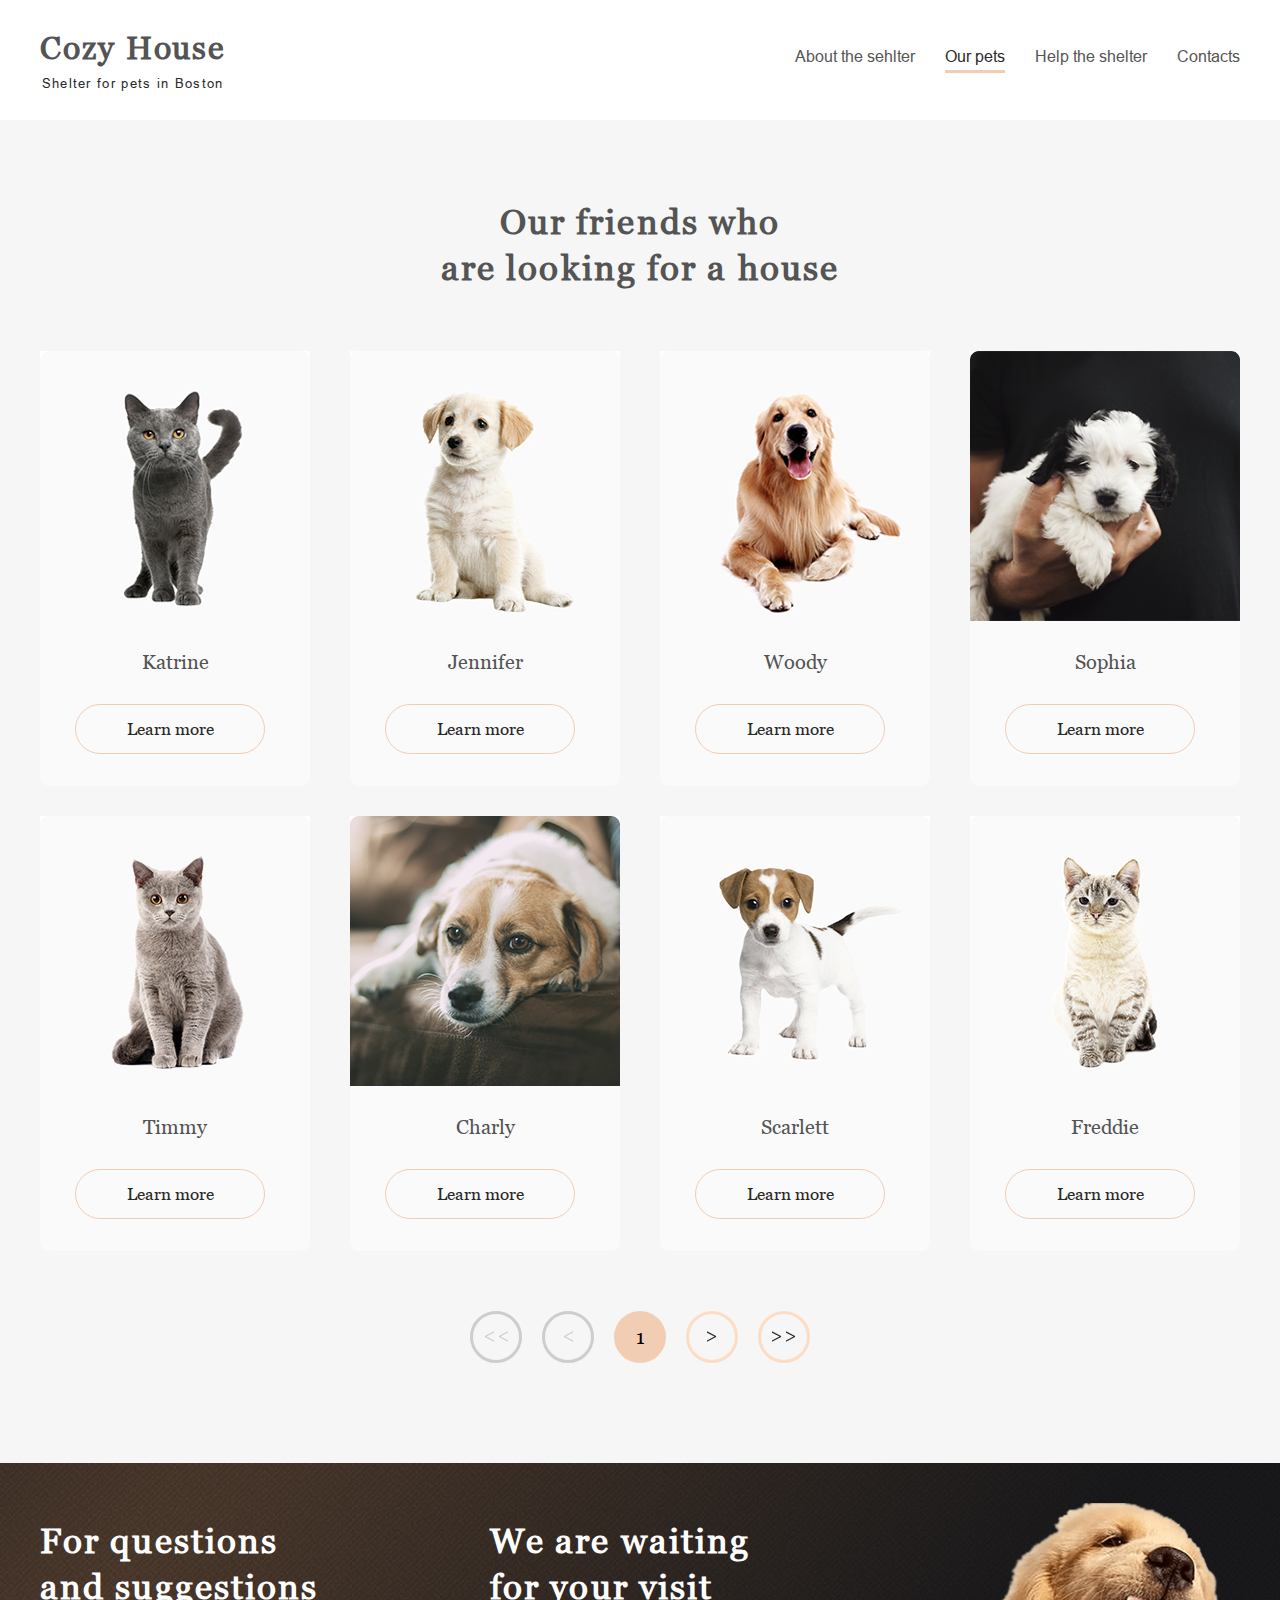
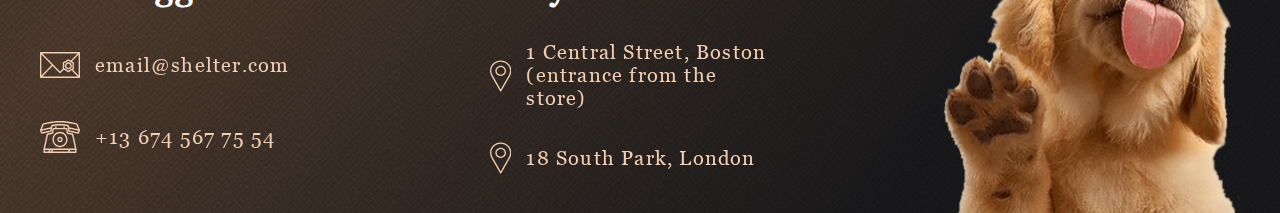
<file: pages/pets/index.html>
<!DOCTYPE html>
<html lang="ru">

<head>
    <meta charset="UTF-8">
    <meta name="viewport" content="width=device-width, initial-scale=1.0">
    <link rel="stylesheet" href="../../assets/normilize.css">
    <link rel="stylesheet" href="style.css">
    <script src="script.js" defer></script>
    <title>Cozy House / Our Pets</title>
</head>

<body>
    <header class="header">
        <div class="header_wrapper">
            <nav class="logo_nav">
                <div class="header_logo">
                    <a href="../main/index.html">
                        <h1 class="header_logo_title">Cozy House</h1>
                    </a>
                    <p class="header_logo_subtitle">Shelter for pets in Boston</p>
                </div>
                <div class="header_list_nav">
                    <ul class="header_list">
                        <li class="header_list_item"><a href="../main/index.html" class="header_list_link">About the
                                sehlter</a></li>
                        <li class="header_list_item"><a href="#" class="header_list_link header_list_pets">Our pets</a>
                        </li>
                        <li class="header_list_item"><a href="../main/index.html#help" class="header_list_link">Help the
                                shelter</a></li>
                        <li class="header_list_item"><a href="#footer" class="header_list_link">Contacts</a></li>
                    </ul>
                    <div class="burger-menu_overlay"></div>
                </div>
                <div class="header_logo header_logo_in_burger">
                    <a href="index.html">
                        <h1 class="header_logo_title">Cozy House</h1>
                    </a>
                    <p class="header_logo_subtitle">Shelter for pets in Boston</p>
                </div>
                <button class="burger header_burger" id="header__burger">
                    <span class="burger_line"></span>
                </button>
            </nav>
        </div>
    </header>

    <main>
        <section class="our_pets">
            <div class="wrapper_our_pets">
                <h2 id="our_friends">Our friends who</br> are looking for a house</h2>
                <div class="pets">

                    <div class="pet">
                        <img src="../../assets/img/pets-katrine.jpg" alt="cat_image">
                        <p class="pet_name">Katrine</p>
                        <button class="pet_btn">Learn more</button>
                    </div>
                    <div class="pet">
                        <img src="../../assets/img/pets-jennifer.jpg" alt="puppy_image">
                        <p class="pet_name">Jennifer</p>
                        <button class="pet_btn">Learn more</button>
                    </div>
                    <div class="pet">
                        <img src="../../assets/img/pets-woody.jpg" alt="dog_image">
                        <p class="pet_name">Woody</p>
                        <button class="pet_btn">Learn more</button>
                    </div>
                    <div class="pet pet_hidden_660">
                        <img src="../../assets/img/pets-sophia.jpg" alt="cat_image">
                        <p class="pet_name">Sophia</p>
                        <button class="pet_btn">Learn more</button>
                    </div>
                    <div class="pet pet_hidden_660">
                        <img src="../../assets/img/pets-timmy.jpg" alt="puppy_image">
                        <p class="pet_name">Timmy</p>
                        <button class="pet_btn">Learn more</button>
                    </div>
                    <div class="pet pet_hidden_660">
                        <img src="../../assets/img/pets-charly.jpg" alt="dog_image">
                        <p class="pet_name">Charly</p>
                        <button class="pet_btn">Learn more</button>
                    </div>
                    <div class="pet pet_hidden_970">
                        <img src="../../assets/img/pets-scarlet.jpg" alt="cat_image">
                        <p class="pet_name">Scarlett</p>
                        <button class="pet_btn">Learn more</button>
                    </div>
                    <div class="pet pet_hidden_970">
                        <img src="../../assets/img/pets-freddie.jpg" alt="puppy_image">
                        <p class="pet_name">Freddie</p>
                        <button class="pet_btn">Learn more</button>
                    </div>
                </div>
                <div class="buttons">
                    <button type="button" class="pages_btn pages_btn_disabled">
                        <svg width="10" height="11" viewBox="0 0 10 11" fill="none" xmlns="http://www.w3.org/2000/svg">
                            <path
                                d="M9.04102 6.08789L0.0078125 10.7852V9.44727L7.51758 5.53125L0.0078125 1.625V0.287109L9.04102 4.98438V6.08789Z"
                                fill="#CDCDCD" />
                        </svg>
                        <svg width="10" height="11" viewBox="0 0 10 11" fill="none" xmlns="http://www.w3.org/2000/svg">
                            <path
                                d="M9.04102 6.08789L0.0078125 10.7852V9.44727L7.51758 5.53125L0.0078125 1.625V0.287109L9.04102 4.98438V6.08789Z"
                                fill="#CDCDCD" />
                        </svg>
                    </button>
                    <button type="button" class="pages_btn pages_btn_disabled">
                        <svg width="10" height="11" viewBox="0 0 10 11" fill="none" xmlns="http://www.w3.org/2000/svg">
                            <path
                                d="M9.04102 6.08789L0.0078125 10.7852V9.44727L7.51758 5.53125L0.0078125 1.625V0.287109L9.04102 4.98438V6.08789Z"
                                fill="#CDCDCD" />
                        </svg>
                    </button>
                    <button type="button" class="pages_btn pages_number">
                        <span>1</span>
                    </button>
                    <button type="button" class="pages_btn pages_btn_active">
                        <svg width="10" height="11" viewBox="0 0 10 11" fill="none" xmlns="http://www.w3.org/2000/svg">
                            <path
                                d="M9.04102 6.08789L0.0078125 10.7852V9.44727L7.51758 5.53125L0.0078125 1.625V0.287109L9.04102 4.98438V6.08789Z"
                                fill="#292929" />
                        </svg>
                    </button>
                    <button type="button" class="pages_btn pages_btn_active">
                        <svg width="10" height="11" viewBox="0 0 10 11" fill="none" xmlns="http://www.w3.org/2000/svg">
                            <path
                                d="M9.04102 6.08789L0.0078125 10.7852V9.44727L7.51758 5.53125L0.0078125 1.625V0.287109L9.04102 4.98438V6.08789Z"
                                fill="#292929" />
                        </svg>
                        <svg width="10" height="11" viewBox="0 0 10 11" fill="none" xmlns="http://www.w3.org/2000/svg">
                            <path
                                d="M9.04102 6.08789L0.0078125 10.7852V9.44727L7.51758 5.53125L0.0078125 1.625V0.287109L9.04102 4.98438V6.08789Z"
                                fill="#292929" />
                        </svg>
                    </button>
                </div>
            </div>
        </section>
    </main>

    <footer class="footer" id="footer">
        <div class="footer_wrapper">
            <div class="footer_block">
                <h2 class="footer_block_title">For questions and suggestions</h2>
                <div class="footer_link first_link">
                    <svg width="40" height="26" viewBox="0 0 40 26" fill="none" xmlns="http://www.w3.org/2000/svg">
                        <path
                            d="M39.315 0H0.684964C0.5033 0 0.329077 0.0732456 0.200621 0.203625C0.0721657 0.334003 0 0.510836 0 0.695219V25.3048C0 25.4892 0.0721657 25.666 0.200621 25.7964C0.329077 25.9268 0.5033 26 0.684964 26H39.315C39.4967 26 39.6709 25.9268 39.7994 25.7964C39.9278 25.666 40 25.4892 40 25.3048V0.695219C40 0.510836 39.9278 0.334003 39.7994 0.203625C39.6709 0.0732456 39.4967 0 39.315 0ZM32.5774 15.0331C32.6846 15.5259 32.7954 16.0355 32.6513 16.2882C32.4966 16.5596 31.9966 16.7173 31.5131 16.8699C31.1316 16.9902 30.7373 17.1147 30.3857 17.3212C30.0461 17.5206 29.7523 17.8001 29.4683 18.0704C29.0772 18.4426 28.7079 18.794 28.374 18.794C28.04 18.794 27.6706 18.4425 27.2797 18.0704C26.9956 17.8001 26.7018 17.5205 26.3622 17.3212C26.0107 17.1147 25.6163 16.9903 25.2348 16.8699C24.7513 16.7173 24.2513 16.5596 24.0967 16.2882C23.9526 16.0355 24.0633 15.5259 24.1705 15.0331C24.2584 14.6285 24.3493 14.2103 24.3493 13.7821C24.3493 13.354 24.2584 12.9356 24.1705 12.5311C24.0633 12.0383 23.9526 11.5288 24.0967 11.2759C24.2513 11.0046 24.7513 10.8468 25.2348 10.6942C25.6163 10.5739 26.0107 10.4494 26.3622 10.243C26.7018 10.0435 26.9956 9.76403 27.2797 9.49373C27.6706 9.12165 28.04 8.77015 28.374 8.77015C28.7079 8.77015 29.0773 9.12165 29.4683 9.49373C29.7523 9.76403 30.0461 10.0435 30.3857 10.243C30.7373 10.4493 31.1316 10.5738 31.5131 10.6941C31.9966 10.8467 32.4966 11.0045 32.6512 11.2758C32.7954 11.5286 32.6846 12.0381 32.5774 12.5309C32.4895 12.9354 32.3986 13.3537 32.3986 13.7819C32.3986 14.2102 32.4895 14.6286 32.5774 15.0331ZM30.5975 8.66076C30.5345 8.60237 30.4705 8.54156 30.4053 8.47955C29.8904 7.98955 29.2497 7.3798 28.374 7.3798C27.4982 7.3798 26.8575 7.98955 26.3426 8.47955C26.1045 8.70609 25.8796 8.92013 25.6761 9.03961C25.4574 9.168 25.1518 9.26449 24.8281 9.36655C24.1276 9.58763 23.3336 9.8381 22.9109 10.5797C22.5001 11.3004 22.6768 12.1134 22.8328 12.8307C22.9081 13.1777 22.9794 13.5055 22.9794 13.7821C22.9794 14.0587 22.9081 14.3866 22.8328 14.7336C22.6975 15.3556 22.5473 16.0496 22.7775 16.693L19.9997 19.5464L2.32449 1.39044H37.6748L30.5975 8.66076ZM11.7007 13L1.36993 23.6116V2.38812L11.7007 13ZM12.6635 13.989L19.5124 21.0242C19.5761 21.0896 19.6519 21.1416 19.7356 21.177C19.8192 21.2125 19.9089 21.2308 19.9996 21.2308C20.0902 21.2308 20.18 21.2125 20.2636 21.177C20.3472 21.1416 20.4231 21.0896 20.4868 21.0242L23.6841 17.7398C24.044 17.9494 24.4495 18.0781 24.8281 18.1976C25.1518 18.2997 25.4575 18.3962 25.6761 18.5245C25.8796 18.644 26.1044 18.8581 26.3426 19.0846C26.8575 19.5746 27.4982 20.1844 28.374 20.1844C29.2496 20.1844 29.8904 19.5746 30.4053 19.0846C30.6434 18.858 30.8682 18.644 31.0718 18.5244C31.2043 18.4466 31.3691 18.3806 31.5502 18.3179L37.675 24.6094H2.32431L12.6635 13.989ZM32.9664 17.7946C33.3117 17.6108 33.6223 17.3612 33.8371 16.9846C34.2479 16.2639 34.0711 15.4508 33.9151 14.7336C33.8398 14.3866 33.7686 14.0587 33.7686 13.7821C33.7686 13.5055 33.8398 13.1777 33.9151 12.8307C34.0711 12.1134 34.2479 11.3005 33.837 10.5797C33.4142 9.8381 32.6203 9.58763 31.9197 9.36655L31.8559 9.34634L38.6301 2.38738V23.6122L32.9664 17.7946Z"
                            fill="#F1CDB3" />
                        <path
                            d="M28.374 10.2424C26.451 10.2424 24.8865 11.8302 24.8865 13.782C24.8865 15.7337 26.451 17.3215 28.374 17.3215C30.297 17.3215 31.8614 15.7337 31.8614 13.782C31.8614 11.8302 30.2969 10.2424 28.374 10.2424ZM28.374 15.9311C27.2064 15.9311 26.2564 14.967 26.2564 13.782C26.2564 12.5969 27.2063 11.6328 28.374 11.6328C29.5416 11.6328 30.4915 12.5969 30.4915 13.782C30.4915 14.967 29.5415 15.9311 28.374 15.9311Z"
                            fill="#F1CDB3" />
                    </svg>
                    <a href="mailto:email@shelter.com" class="footer_mail">email@shelter.com</a>
                </div>
                <div class="footer_link">
                    <svg width="40" height="32" viewBox="0 0 40 32" fill="none" xmlns="http://www.w3.org/2000/svg">
                        <path
                            d="M39.9461 8.89543L37.5102 2.9049C37.4685 2.80251 37.4043 2.71139 37.3226 2.63868C37.2408 2.56598 37.1437 2.51367 37.0389 2.48585L34.111 1.70799C25.5388 -0.569376 14.4609 -0.569281 5.88906 1.70799L2.96105 2.48585C2.85626 2.51367 2.75918 2.56598 2.67743 2.63868C2.59568 2.71139 2.53147 2.80251 2.48984 2.9049L0.0539764 8.89543C-0.0131281 9.06038 -0.0178273 9.24503 0.0407965 9.41333L1.01509 12.2089C1.07166 12.3713 1.18339 12.5075 1.32986 12.5925C1.47633 12.6775 1.64776 12.7056 1.8128 12.6717L11.0692 10.7747C11.2084 10.7462 11.3359 10.675 11.4348 10.5706C11.5337 10.4661 11.5993 10.3334 11.623 10.19L12.4245 5.32594C16.8365 4.18994 23.1635 4.18994 27.5753 5.32594L28.3769 10.19C28.4006 10.3335 28.4662 10.4663 28.5651 10.5707C28.664 10.6751 28.7915 10.7463 28.9307 10.7748L38.187 12.6718C38.3521 12.7056 38.5234 12.6774 38.6699 12.5924C38.8164 12.5075 38.9281 12.3714 38.9848 12.209L39.9592 9.41343C40.0178 9.2451 40.0131 9.06043 39.9461 8.89543ZM2.13193 11.1412L1.63183 9.70624L10.5973 7.78606L10.321 9.46295L2.13193 11.1412ZM11.6222 4.0568C11.4935 4.09314 11.3777 4.16636 11.2883 4.26784C11.1989 4.36933 11.1396 4.49486 11.1174 4.62969L10.848 6.26453L1.85991 8.1896L3.65015 3.78707L6.2409 3.09877C14.5991 0.878304 25.4007 0.878208 33.7593 3.09877L36.35 3.78707L38.1403 8.1896L29.1522 6.26453L28.8828 4.62969C28.8606 4.49487 28.8013 4.36936 28.7119 4.26788C28.6224 4.1664 28.5066 4.09318 28.378 4.0568C23.6016 2.70615 16.3984 2.70615 11.6222 4.0568ZM37.8681 11.1412L29.6792 9.46295L29.4028 7.78606L38.3682 9.70624L37.8681 11.1412Z"
                            fill="#F1CDB3" />
                        <path
                            d="M33.2901 13.1186C33.261 12.9842 33.1948 12.8612 33.0995 12.7643C33.0041 12.6673 32.8836 12.6005 32.7522 12.5717L27.9776 11.526L27.3764 7.51395C27.351 7.34431 27.2672 7.18959 27.1401 7.07781C27.013 6.96603 26.851 6.90458 26.6835 6.90458H24.814V5.96398C24.814 5.56724 24.5002 5.2456 24.1129 5.2456C23.7257 5.2456 23.4119 5.56724 23.4119 5.96398V6.90458H16.5882V5.96398C16.5882 5.56724 16.2744 5.2456 15.8871 5.2456C15.4999 5.2456 15.1861 5.56724 15.1861 5.96398V6.90458H13.3166C13.1491 6.90458 12.9871 6.96603 12.86 7.07781C12.7329 7.18959 12.6491 7.34431 12.6237 7.51395L12.0224 11.526L7.24791 12.5717C7.11654 12.6005 6.996 12.6673 6.90063 12.7643C6.80527 12.8612 6.73908 12.9842 6.70996 13.1186L3.46796 28.0878C3.45692 28.1389 3.45134 28.1911 3.45132 28.2434V31.2816C3.45132 31.4721 3.52519 31.6549 3.65666 31.7896C3.78814 31.9243 3.96645 32 4.15239 32H35.8477C36.0336 32 36.212 31.9243 36.3434 31.7896C36.4749 31.6549 36.5488 31.4721 36.5488 31.2816V28.2434C36.5488 28.1911 36.5432 28.1389 36.5321 28.0878L33.2901 13.1186ZM7.98131 13.8802L12.7885 12.8273C12.9276 12.7968 13.0544 12.7238 13.152 12.6178C13.2496 12.5118 13.3134 12.3779 13.335 12.2338L13.9183 8.34134H26.0819L26.6651 12.2338C26.6867 12.3779 26.7505 12.5118 26.8481 12.6178C26.9457 12.7238 27.0725 12.7968 27.2115 12.8273L32.0189 13.8802L34.9741 27.5251H5.0261L7.98131 13.8802ZM11.7966 28.9618L10.8935 30.5632H9.82782L10.7309 28.9618H11.7966ZM13.416 28.9618H28.6721L27.769 30.5632H12.513L13.416 28.9618ZM4.85345 28.9618H9.11142L8.20836 30.5632H4.85345V28.9618ZM29.3885 30.5632L30.2916 28.9618H35.1466V30.5632H29.3885Z"
                            fill="#F1CDB3" />
                        <path
                            d="M20 26.1606C24.1492 26.1606 27.5248 22.7016 27.5248 18.45C27.5248 14.1983 24.1492 10.7393 20 10.7393C15.8509 10.7393 12.4753 14.1983 12.4753 18.45C12.4753 22.7016 15.8509 26.1606 20 26.1606ZM20 12.1761C23.3761 12.1761 26.1227 14.9905 26.1227 18.45C26.1227 21.9094 23.3761 24.7238 20 24.7238C16.624 24.7238 13.8774 21.9094 13.8774 18.45C13.8774 14.9905 16.624 12.1761 20 12.1761Z"
                            fill="#F1CDB3" />
                        <path
                            d="M20 21.1847C21.4717 21.1847 22.6691 19.9578 22.6691 18.4497C22.6691 16.9416 21.4717 15.7147 20 15.7147C18.5283 15.7147 17.3309 16.9416 17.3309 18.4497C17.3309 19.9578 18.5283 21.1847 20 21.1847ZM20 17.1514C20.6987 17.1514 21.267 17.7338 21.267 18.4497C21.267 19.1656 20.6987 19.7479 20 19.7479C19.3014 19.7479 18.733 19.1656 18.733 18.4497C18.733 17.7339 19.3014 17.1514 20 17.1514Z"
                            fill="#F1CDB3" />
                    </svg>
                    <a href="tel:+136745677554" class="footer_tel">+13 674 567 75 54</a>
                </div>
            </div>
            <div class="footer_block">
                <h2 class="footer_block_title second_header">We are waiting for your visit</h2>

                <div class="footer_link third_link">
                    <svg width="22" height="32" viewBox="0 0 22 32" fill="none" xmlns="http://www.w3.org/2000/svg">
                        <path
                            d="M11 0C4.93475 0 3.05176e-05 4.78519 3.05176e-05 10.6667C3.05176e-05 12.4323 0.455262 14.1829 1.32067 15.7357L10.3985 31.6562C10.5193 31.8685 10.7496 32 11 32C11.2504 32 11.4807 31.8685 11.6016 31.6562L20.6827 15.7304C21.5448 14.1829 22 12.4323 22 10.6666C22 4.78519 17.0653 0 11 0ZM19.4762 15.0905L11 29.9557L2.52717 15.0964C1.7732 13.7435 1.37507 12.2116 1.37507 10.6667C1.37507 5.52019 5.69278 1.33337 11 1.33337C16.3073 1.33337 20.625 5.52025 20.625 10.6667C20.625 12.2116 20.2269 13.7435 19.4762 15.0905Z"
                            fill="#F1CDB3" />
                        <path
                            d="M11 5.33329C7.9674 5.33329 5.50008 7.72585 5.50008 10.6666C5.50008 13.6074 7.9674 16 11 16C14.0327 16 16.5 13.6074 16.5 10.6667C16.5 7.72592 14.0327 5.33329 11 5.33329ZM11 14.6667C8.72537 14.6667 6.87505 12.8724 6.87505 10.6667C6.87505 8.46092 8.72537 6.66667 11 6.66667C13.2747 6.66667 15.125 8.46092 15.125 10.6667C15.125 12.8724 13.2747 14.6667 11 14.6667Z"
                            fill="#F1CDB3" />
                    </svg>
                    <a href="https://goo.gl/maps/kHpmMv3bbyKDFmdn7" target="_blank" class="footer_address">1 Central
                        Street,
                        Boston (entrance from the store)</a>
                </div>

                <div class="footer_link">
                    <svg width="22" height="32" viewBox="0 0 22 32" fill="none" xmlns="http://www.w3.org/2000/svg">
                        <path
                            d="M11 0C4.93475 0 3.05176e-05 4.78519 3.05176e-05 10.6667C3.05176e-05 12.4323 0.455262 14.1829 1.32067 15.7357L10.3985 31.6562C10.5193 31.8685 10.7496 32 11 32C11.2504 32 11.4807 31.8685 11.6016 31.6562L20.6827 15.7304C21.5448 14.1829 22 12.4323 22 10.6666C22 4.78519 17.0653 0 11 0ZM19.4762 15.0905L11 29.9557L2.52717 15.0964C1.7732 13.7435 1.37507 12.2116 1.37507 10.6667C1.37507 5.52019 5.69278 1.33337 11 1.33337C16.3073 1.33337 20.625 5.52025 20.625 10.6667C20.625 12.2116 20.2269 13.7435 19.4762 15.0905Z"
                            fill="#F1CDB3" />
                        <path
                            d="M11 5.33329C7.9674 5.33329 5.50008 7.72585 5.50008 10.6666C5.50008 13.6074 7.9674 16 11 16C14.0327 16 16.5 13.6074 16.5 10.6667C16.5 7.72592 14.0327 5.33329 11 5.33329ZM11 14.6667C8.72537 14.6667 6.87505 12.8724 6.87505 10.6667C6.87505 8.46092 8.72537 6.66667 11 6.66667C13.2747 6.66667 15.125 8.46092 15.125 10.6667C15.125 12.8724 13.2747 14.6667 11 14.6667Z"
                            fill="#F1CDB3" />
                    </svg>
                    <a href="https://goo.gl/maps/kHpmMv3bbyKDFmdn7" target="_blank" class="footer_address">18 South
                        Park,
                        London</a>
                </div>
            </div>
        </div>
    </footer>

</body>

</html>
</file>
<file: pages/main/style.css>
@font-face {
	font-family: 'Georgia';
	src: url('../../assets/fonts/Georgia.woff') format('woff');
	font-display: swap;
	font-weight: 400;
    font-style: normal;
}

@font-face {
	font-family: 'Arial';
	src: url('../../assets/fonts/ArialMT.woff') format('woff');
	font-display: swap;
	font-weight: 400;
    font-style: normal;
}

* {
    padding: 0;
    margin: 0;
}

html {
    box-sizing: border-box;
}
  
*,
*::before,
*::after {
    box-sizing: inherit;
}

body {
    font-family: Georgia, serif;
    max-width: 1280px;
    margin: 0 auto;
}

input, button {
    font-family: inherit;
}

.container {
    max-width: 1200px;
    margin: 0 auto;
}

/*Блок header*/

.header {
    margin: 0 auto;
    position: absolute;
    z-index: 10;
    left: 50%;
    width: 100%;
    padding-top: 60px;
    transform: translate(-50%, 0);
}

.header_wrapper {
    padding: 0 40px;
    max-width: 1280px;
    margin: 0 auto;
}

.logo_nav {
    position: relative;
    display: flex;
    align-items: center;
    justify-content: space-between;
}

.header_logo a {
    text-decoration: none;
}

.header_logo {
    text-align: center;
}

.header_logo_title {
    font-size: 32px;
    color: #F1CDB3;
    letter-spacing: 0.06em;
    margin-bottom: 10px;
    margin-top: 0;
}

.header_logo_subtitle {
    font-family: 'Arial';
    font-size: 13px;
    color: #FFF;
    letter-spacing: 0.1em;
}

.header_logo_in_burger {
    display: none;
    position: absolute;
    right: 90px;
}

.header_logo_in_burger_visible {
    display: block;
}

.header_list {
    display: flex;
}

.header_list_item {
    list-style-type: none;
    margin-right: 30px;
    padding-bottom: 5px;
    border-bottom: 3px solid transparent;
    transition-duration: .5s;
}

.header_list_item:first-child {
    border-bottom: 3px solid #F1CDB3;
}

.header_list_item:hover {
    cursor: pointer;
    border-bottom: 3px solid #F1CDB3;
}

.header_list_item:last-child {
    margin-right: 0;
}

.header_list_link {
    font-family: 'Arial';
    text-decoration: none;
    color: #CDCDCD;
}

.burger {
    display: none;
    --width: 30px;
    --height: 21px;
    --color: var(--main-bg-color);
    --size-line: 2px;
    position: relative;
    width: var(--width);
    height: var(--height);
    cursor: pointer;
    background-color: transparent;
    border: 0;
    z-index: 100;
    transition: transform .3s, top .3s;
  }

.burger_line {
    position: absolute;
    left: 0;
    right: 0;
    height: var(--size-line);
    top: 50%;
    transform: translateY(-50%);
    background-color: #F1CDB3;
}
  
.burger::before, .burger::after {
    content: '';
    position: absolute;
    left: 0;
    right: 0;
    height: var(--size-line);
    background-color: #F1CDB3;
}
  
.burger:before {
    top: 0;
}
  
.burger:after {
    top: calc(100% - var(--size-line));
}
  
.burger_active {
    transform: rotate(90deg);
}

/*Блок banner*/

.banner {
    background-image: url(../../assets/img/start-screen-gradient-background.jpg);
    background-size: cover;
    height: 908px;
    padding: 27% 40px 0 40px;
    position: relative;
    width: 100%;
    display: flex;
    align-items: flex-end;
    column-gap: 40px;
}

.banner_info {
    height: 100%;
}

.banner_title {
    font-size: 44px;
    line-height: 130%;
    width: 310px;
    color: #ffffff;
    margin-bottom: 39px;
}

.banner_text {
    font-family: 'Arial';
    width: 460px;
    font-size: 15px;
    line-height: 160%;
    color: #CDCDCD;
    margin-bottom: 42px;
}

.banner_btn {
    width: 207px;
    height: 52px;
    position: relative;
    padding: 15px 40px;
    letter-spacing: 0.06em;
    background: #F1CDB3;
    border-radius: 100px;
    border: none;
    font-size: 17px;
    transition-duration: .2s;
}

.banner_btn a {
    color: #292929;
    text-decoration: none;
}

.banner_btn a::before {
    content: '';
    position: absolute;
    top: 0;
    left: 0;
    width: 100%;
    height: 100%;
}

.banner_btn:hover {
    cursor: pointer;
    background-color: #FDDCC4;
}

.banner:after {
    content: "";
    display: inline-block;
    width: 698px;
    height: 728px;
    background: url(../../assets/img/start-screen-puppy.png) center bottom/contain no-repeat;;
}

/*Блок about_us*/

.about_us {
    min-height: 588px;
}

.wrapper_about_us {
    display: flex;
    column-gap: 120px;
    padding: 7% 10%;
    justify-content: center;
}

.wrapper_about_us::before {
    content: "";
    width: 300px;
    height: 408px;
    background-image: url(../../assets/img/about-pets.jpg);
    background-size: contain;
    background-repeat: no-repeat;
    background-position: center;
}

.about_us_text {
    width: 430px;
    padding-top: 10px;
}

.about_us_text h2 {
    font-size: 35px;
    width: 370px;
    letter-spacing: 0.06em;
    line-height: 45.5px;
    color: #545454;
    margin-bottom: 25px;
}

.about_us_text p {
    font-family: 'Arial';
    font-size: 15px;
    line-height: 24px;
    color: #4C4C4C;
    margin-bottom: 25px;
}

.about_us_text p:last-child {
    margin-bottom: 0;
}

/*Блок our_pets*/

.our_pets {
    width: 100%;
}

.wrapper_our_pets {
    height: 877px;
    margin: 0 auto;
    background: #F6F6F6;
    padding: 80px 40px 100px 40px;
}

.wrapper_our_pets h2 {
    width: 450px;
    font-size: 35px;
    line-height: 45.5px;
    letter-spacing: 0.06em;
    color: #545454;
    text-align: center;
    margin: 0 auto;
    margin-bottom: 60px;
}

.pets {
    display: flex;
    width: 100%;
    justify-content: space-between;
    margin-bottom: 60px;
    align-items: center;
}

.pet {
    width: 270px;
    height: 435px;
    background: #FAFAFA;
    border-radius: 9px;
    transition-duration: .5s;
}

.pet img {
    margin-bottom: 26px;
}

.pet_name {
    font-size: 20px;
    color: #545454;
    text-align: center;
    margin-bottom: 30px;
}

.pet_btn {
    border-radius: 100px;
    font-size: 17px;
    color: #292929;
    width: 190px;
    height: 50px;
    background-color: transparent;
    margin-left: 35px;
    border: 1px solid #F1CDB3;
    transition-duration: .5s;
}

.pets_arrow {
    width: 52px;
    height: 52px;
    border: 3px solid #FDDCC4;
    background-color: transparent;
    border-radius: 100%;
    transition-duration: .5s;
}

.pets_arrow:hover {
    cursor: pointer;
    border: none;
    background-color: #FDDCC4;
}

.pets_right_arrow {
    transform: rotate(180deg);
}

.pets_btn {
    width: 261px;
    height: 52px;
    background: #F1CDB3;
    border-radius: 100px;
    border: none;
    margin: 0 auto;
    position: relative;
    left: 50%;
    transform: translate(-50%, 0);
    transition-duration: .5s;
}

.pets_btn:hover {
    cursor: pointer;
    background: #FDDCC4;
}

.pets_btn_link {
    font-size: 17px;
    line-height: 130%;
    letter-spacing: 0.06em;
    color: #292929;
    text-decoration: none;
}

.pets_btn_link::before {
    content: '';
    position: absolute;
    top: 0;
    left: 0;
    width: 100%;
    height: 100%;
}

.pet:hover {
    background-color: #FFF;
    cursor: pointer;
}

.pet:hover .pet_btn {
    cursor: pointer;
    background-color: #FDDCC4;
}

/*Блок help*/

.wrapper_help {
    width: 100%;
    min-height: 611px;
    margin: 0 auto;
    padding: 6% 6%;
}

.wrapper_help h2 {
    width: 350px;
    font-size: 35px;
    line-height: 45.5px;
    letter-spacing: 0.06em;
    color: #545454;
    text-align: center;
    margin: 0 auto;
    margin-bottom: 60px;
}

.help_items {
    display: flex;
    flex-wrap: wrap;
    justify-content: center;
    align-items: center;
    row-gap: 60px;
    column-gap: 69px;
}

.help_item {
    text-align: center;
    width: 170px;
}

.help_item svg {
    margin-bottom: 25px;
}

.help_item p {
    font-size: 20px;
    color: #545454;
    line-height: 115%;
    letter-spacing: 0.06em;
}

/*Блок donation*/

.donation {
    background: #F6F6F6;
}

.wrapper_donation {
    width: 100%;
    min-height: 462px;
    padding: 0;
    display: flex;
    justify-content: space-between;
    padding: 63px 11% 80px 11%;
    align-items: center;
    column-gap: 30px;
    row-gap: 30px;
}

.donation_info {
    text-align: left;
}

.donation_info h2 {
    width: 320px;
    line-height: 45.5px;
    letter-spacing: 0.06em;
    font-size: 35px;
    color: #545454;
    margin-bottom: 20px;
}

.donation_bank_name {
    margin-bottom: 20px;
    font-size: 15px;
    color: #545454;
    letter-spacing: 0.06em;
}

.donation_credit_card {
    display: flex;
    justify-content: space-between;
    width: 349px;
    height: 43px;
    background: #F1CDB3;
    border-radius: 9px;
    padding: 10px 15px;
    margin-bottom: 20px;
    position: relative;
    transition-duration: .2s;
}

.donation_credit_card:hover {
    background: #FDDCC4;
}

.donation_credit_card a {
    font-size: 20px;
    letter-spacing: 0.06em;
    color: #545454;
    text-decoration: none;
}

.donation_credit_card a::before {
    content: '';
    position: absolute;
    top: 0;
    left: 0;
    width: 100%;
    height: 100%;
}

.donation_legal_info {
    font-family: 'Arial';
    font-size: 12px;
    font-style: italic;
    color: #B2B2B2;
    width: 380px;
    line-height: 18px;
}

.wrapper_donation:before {
    content: "";
    display: inline-block;
    width: 505px;
    height: 261px;
    background-image: url(../../assets/img/donation-dog.png);
    background-size: contain;
    background-repeat: no-repeat;
    background-position: center;
}

/*Блок footer*/

.footer {
    min-height: 350px;
    margin: 0 auto;
    background-image: url(../../assets/img/footer-gradient-background_1280.jpg);
    padding: 40px 40px 0 40px;
}

.footer_wrapper {
    width: 100%;
    display: flex;
    justify-content: space-between;
}

.footer_block {
    width: 289px;
    display: inline-block;
    padding-top: 16px;
}

.footer_link {
    display: flex;
}

.footer_block_title {
    font-size: 35px;
    line-height: 130%;
    letter-spacing: 0.06em;
    color: #FFFFFF;
    margin-bottom: 42px;
}

.footer_block div {
    position: relative;
}

.footer_block p svg {
    vertical-align: middle;
}

.footer_mail, .footer_tel, .footer_address {
    font-size: 20px;
    line-height: 115%;
    letter-spacing: 0.06em;
    color: #F1CDB3;
    padding-left: 15px;
    text-decoration: none;
}

.footer_link {
    align-items: center;
}

.first_link {
    margin-bottom: 43px;
}

.third_link {
    margin-bottom: 32px;
}

.second_header {
    margin-bottom: 31px;
}

.footer_mail::before, .footer_tel::before, .footer_address::before {
    content: '';
    position: absolute;
    top: 0;
    left: 0;
    width: 100%;
    height: 100%;
}

.footer_address {
    width: 275px;
}

.footer_wrapper::after {
    content: "";
    display: inline-block;
    position: relative;
    width: 300px;
    height: 310px;
    background-image: url(../../assets/img/footer-puppy.png);
}

@media (max-width: 1100px) {
    .pet_hidden_1100 {
        display: none;
    }

    /**/

    .banner {
        height: 1165px;
        padding: 200px 10% 0 10%;
        flex-direction: column;
        row-gap: 50px;
    }

    .banner_info {
        height: 30%;
        text-align: center;
    }

    .banner_title, .banner_text {
        width: 100%;
    }

    /**/

    .wrapper_about_us {
        align-items: center;
        row-gap: 50px;
    }

    .about_us_text {
        width: 70%;
    }

    .about_us_text h2 {
        width: 100%;
    }

    /**/

    .wrapper_donation {
        flex-direction: column-reverse;
        
    }

    .donation_info {
        width: 550px;
        text-align: center;
    }
    .donation_info h2 {
        width: 100%;
    }

    .donation_credit_card {
        left: 50%;
        transform: translate(-50%, 0);
    }

    .donation_legal_info {
        width: 100%;
    }

    /**/

    .footer {
        background-image: url(../../assets/img/footer-gradient-background_768.jpg);
        background-size: cover;
        padding: 30px 64px 0 64px;
    }

    .footer_block {
        padding: 0;
    }
    
	.footer_wrapper {
        flex-wrap: wrap;
        justify-content: space-evenly;
        column-gap: 61px;
        row-gap: 66px;
    }
}

@media (max-width: 850px) {
	.header {
		padding-top: 30px;
    }
    
    .header_wrapper {
        padding: 0 30px;
    }

    .banner {
        padding: 150px 20% 0 20%;
        justify-content: space-between;
        align-items: center;
    }

    .banner_info {
        height: 32%;
        text-align: left;
    }

    .banner_title {
        width: 310px;
    }

    .banner_text {
        max-width: 460px;
    }

    .banner_btn {
        left: 50%;
        transform: translate(-50%, 0);
        transition-duration: .5s;
    }

    .banner::after {
        width: 90vw;
        height: 90vh;
        margin-left: 25px;
    }

    .wrapper_about_us {
        padding: 9% 22% 13% 22%;
        row-gap: 82px;
        flex-direction: column-reverse;
        align-items: center;
    }

    .about_us_text h2 {
        max-width: 370px;
    }

    .about_us_text {
        text-align: left;
        width: 100%;
    }

    .wrapper_our_pets {
        padding: 80px 30px 100px 30px;
    }

    .wrapper_help {
        padding: 10% 6% 12% 6%;
    }

    .help_items {
        column-gap: 60px;
    }

    .wrapper_donation {
        padding: 10% 25% 14% 25%;
        row-gap: 59px;
    }

    .donation_info {
        width: 100%;
        text-align: left;
    }

    .donation_info h2 {
        max-width: 300px;
    }

    .donation_credit_card {
        left: 0;
        transform: initial;
    }
}

@media (max-width: 760px) {
    .burger {
        display: inline-block;
        margin-right: 43px;
    }

    .pet_hidden_760 {
        display: none;
    }

    .header_list_nav {
        position: absolute;
        top: -30px;
        right: -30px;
        overflow-x: hidden;
    }

    .header_list {
        display: flex;
        flex-direction: column;
        align-items: center;
        row-gap: 47px;
        z-index: 20;
        visibility: hidden;
        transform: translateX(100%);
        width: 320px;
        height: 100vh;
        margin: 0;
        padding: 257px 20px 0 20px;
        background-color: #292929;
        transition-duration: .5s;
        overflow-X: hidden
    }

    .header_list_burger .header_list {
        visibility: visible;
        transform: translateX(0);
        transition: .5s;
    }

    .header_list_item {
        font-size: 32px;
        font-family: Arial, sans-serif;
        margin-right: 0;
    }

    .nav-list-item:first-child {
        width: 75px;
        margin: 0;
    }

    .nav-list-link {
        font-size: 24px;
    }

    .header_logo_hidden {
        visibility: hidden;
    }

    .header_logo_in-burger {
        position: absolute;
        right: 0;
    }

    .burger-menu_overlay {
        display: none;
        position: fixed;
        top: 0;
        left: 0;
        width: 100vw;
        height: 100vh;
        z-index: -10;
    }

    .header_list_burger .burger-menu_overlay {
        display: block;
        background-color: rgba(0, 0, 0, 0.5);
    }

    .logo_nav_in_burger {
        justify-content: flex-end;
        column-gap: 40px;
    }
}

@media (max-width: 680px) {
    .wrapper_donation:before {
        width: 80vw;
    }

    .donation_credit_card {
        left: 50%;
        transform: translate(-50%, 0);
    }
}

@media (max-width: 480px) {
    .header_wrapper {
        padding: 0 10px;
    }

    .header_logo_in_burger {
        right: 113px;
    }

    .header_list_nav {
        right: -10px;
    }

    .banner {
        height: 823px;
        padding: 150px 10px 0 10px;
        row-gap: 93px;
        align-items: center;
    }

    .banner_info {
        height: 46%;
        text-align: center;
    }

    .banner_title {
        margin: 0 auto 42px auto;
        letter-spacing: 0.06em;
        font-size: 25px;
        width: 220px;
    }

    .banner_text {
        font-size: 15px;
        width: 300px;
    }

    .banner_btn {
        left: 0;
        transform: initial;
    }

    .banner::after {
        width: 260px;
        height: 271px;
        margin-left: 42px;
    }

    .wrapper_about_us {
        padding: 42px 25px;
    }

    .about_us_text {
        padding-top: 0;
    }

    .about_us_text h2 {
        font-size: 25px;
        text-align: center;
        line-height: 130%;
    }

    .about_us_text p {
        font-size: 15px;
        text-align: justify;
    }

    .wrapper_about_us {
        row-gap: 38px;
    }

    .wrapper_about_us::before {
        width: 260px;
        height: 353px;
    }

    .wrapper_our_pets {
        height: 100%;
        padding: 42px 9px;
    }

    .wrapper_our_pets h2 {
        font-size: 25px;
        width: 100%;
        line-height: 130%;
        margin-bottom: 42px;
    }

    .pets {
        flex-direction: column;
        position: relative;
        height: 505px;
        margin-bottom: 43px;
    }

    .pet {
        order: -1;
    }

    .arrow_previous {
        position: absolute;
        left: 59px;
        bottom: 0;
    }

    .arrow_next {
        position: absolute;
        right: 59px;
        bottom: 0;
    }

    .wrapper_help {
        padding: 42px 15px;
    }

    .wrapper_help h2 {
        font-size: 25px;
        width: 230px;
        line-height: 130%;
        margin-bottom: 42px;
    }

    .help_items {
        column-gap: 30px;
        row-gap: 30px;
    }

    .help_item {
        width: 130px;
    }

    .help_item p {
        font-size: 15px;
    }

    .help_item svg {
        margin-bottom: 16px;
        width: 50px;
        height: 50px;
    }

    .donation {
        height: 540px;
    }

    .wrapper_donation {
        padding: 42px 20px;
        row-gap: 42px;
    }

    .donation_info h2 {
        font-size: 25px;
        margin: 0 auto 22px auto;
        line-height: 130%;
        max-width: 220px;
        text-align: center;
    }

    .donation_bank_name {
        font-size: 13px;
        text-align: center;
        margin-bottom: 24px;
    }
    
    .donation_credit_card {
        width: inherit;
        padding: 10px 5px;
        width: 281px;
        justify-content: space-evenly;
    }

    .donation_credit_card a {
        font-size: 15px;
    }

    .donation_legal_info {
        font-size: 12px;
    }

    .wrapper_donation::before {
        width: 260px;
        height: 135px;
    }

    .footer {
        padding: 30px 10px 0 10px;
    }

    .footer_wrapper {
        row-gap: 40px;
    }

    .footer_block {
        text-align: center;
    }

    .footer_block_title {
        font-size: 25px;
    }

    .footer_wrapper::after {
        width: 260px;
        height: 269px;
        background-size: contain;
    }

    .footer_link {
        justify-content: center;
    }

    .second_header {
        margin-bottom: 38px;
    }

    .third_link {
        margin-bottom: 40px;
    }

    .footer_address {
        text-align: left;
    }
}
</file>
<file: pages/pets/style.css>
@font-face {
	font-family: 'Georgia';
	src: url('../../assets/fonts/Georgia.woff') format('woff');
	font-display: swap;
	font-weight: 400;
    font-style: normal;
}

@font-face {
	font-family: 'Arial';
	src: url('../../assets/fonts/ArialMT.woff') format('woff');
	font-display: swap;
	font-weight: 400;
    font-style: normal;
}

* {
    padding: 0;
    margin: 0;
}

html {
    box-sizing: border-box;
}
  
*,
*::before,
*::after {
    box-sizing: inherit;
}

body {
    font-family: Georgia, serif;
    max-width: 1280px;
    margin: 0 auto;
}

input, button {
    font-family: inherit;
}

.container {
    max-width: 1280px;
    padding: 0 40px;
    margin: 0 auto;
}

/*Блок header*/

.header {
    margin: 0 auto;
    position: sticky;
    top: 0;
    width: 100%;
    height: 120px;
    background-color: #fff;
}

.header_wrapper {
    padding: 30px 40px 0 40px;
    max-width: 1280px;
    margin: 0 auto;
}

.logo_nav {
    display: flex;
    align-items: center;
    justify-content: space-between;
}

.header_logo {
    text-align: center;
}

.header_logo a {
    text-decoration: none;
}

.header_logo_title {
    font-size: 32px;
    letter-spacing: 0.06em;
    color: #545454;
    margin-bottom: 10px;
    margin-top: 0;
}

.header_logo_subtitle {
    font-family: 'Arial';
    font-size: 13px;
    letter-spacing: 0.1em;
    color: #292929;
}

.header_logo_in_burger {
    display: none;
    position: absolute;
    right: 113px;
}

.header_logo_in_burger_visible {
    display: block;
}

.header_list {
    display: flex;
}

.header_list_item {
    list-style-type: none;
    margin-right: 30px;
    padding-bottom: 5px;
    border-bottom: 3px solid transparent;
    transition-duration: .5s;
}

.header_list_item:hover {
    cursor: pointer;
    border-bottom: 3px solid #F1CDB3;
}

.header_list_item:last-child {
    margin-right: 0;
}

.header_list_link {
    font-family: 'Arial';
    text-decoration: none;
    color: #545454;
}

.header_list_pets {
    color: #292929;
    padding-bottom: 5px;
    border-bottom: 3px solid #F1CDB3;
}

.buttons {
    display: flex;
    justify-content: center;
    column-gap: 20px;
}

.burger {
    display: none;
    --width: 30px;
    --height: 21px;
    --color: var(--main-bg-color);
    --size-line: 2px;
    position: relative;
    width: var(--width);
    height: var(--height);
    cursor: pointer;
    background-color: transparent;
    border: 0;
    z-index: 100;
    transition: transform .3s, top .3s;
  }
  
.burger_line {
    position: absolute;
    left: 0;
    right: 0;
    height: var(--size-line);
    top: 50%;
    transform: translateY(-50%);
    background-color: black;
}
  
.burger:before, .burger:after {
    content: '';
    position: absolute;
    left: 0;
    right: 0;
    height: var(--size-line);
    background-color: black;
}
  
.burger:before {
    top: 0;
}
  
.burger:after {
    top: calc(100% - var(--size-line));
}
  
.burger_active {
    transform: rotate(90deg);
}

/*Блок four_pets*/

.our_pets {
    margin: 0 auto;
    background: #F6F6F6;
}

.wrapper_our_pets {
    padding: 80px 40px 100px 40px;
}

.our_pets h2 {
    width: 450px;
    font-size: 35px;
    line-height: 45.5px;
    letter-spacing: 0.06em;
    color: #545454;
    text-align: center;
    margin: 0 auto;
    margin-bottom: 60px;
}

.pets {
    display: flex;
    flex-wrap: wrap;
    row-gap: 30px;
    width: 100%;
    justify-content: center;
    column-gap: 40px;
    margin-bottom: 60px;
    align-items: center;
}

.pet {
    width: 270px;
    height: 435px;
    background: #FAFAFA;
    border-radius: 9px;
    transition-duration: .5s;
}

.pet img {
    margin-bottom: 26px;
}

.pet_name {
    font-size: 20px;
    color: #545454;
    text-align: center;
    margin-bottom: 30px;
}

.pet_btn {
    border-radius: 100px;
    font-size: 17px;
    color: #292929;
    width: 190px;
    height: 50px;
    background-color: transparent;
    margin-left: 35px;
    border: 1px solid #F1CDB3;
    transition-duration: .5s;
}

.pets_btn {
    width: 261px;
    height: 52px;
    background: #F1CDB3;
    border-radius: 100px;
    border: none;
    margin: 0 auto;
    position: relative;
    left: 50%;
    transform: translate(-50%, 0);
    transition-duration: .5s;
}

.pets_btn:hover {
    cursor: pointer;
    background: #FDDCC4;
}

.pets_btn_link {
    font-size: 17px;
    line-height: 130%;
    letter-spacing: 0.06em;
    color: #292929;
    text-decoration: none;
}

.pets_btn_link::before {
    content: '';
    position: absolute;
    top: 0;
    left: 0;
    width: 100%;
    height: 100%;
}

.pet:hover {
    background-color: #FFF;
    cursor: pointer;
}

.pet:hover .pet_btn {
    cursor: pointer;
    background-color: #FDDCC4;
}

.pages_btn {
    width: 52px;
    height: 52px;
    border: 3px solid #FDDCC4;
    background-color: transparent;
    border-radius: 100%;
    transition-duration: .5s;
}

.pages_btn_active:hover {
    cursor: pointer;
    background: #F1CDB3;
    border: none;
}

.pages_number {
    background-color: #F1CDB3;
    border: none;
    font-size: 20px;
}

.pages_btn_disabled {
    border-color: #CDCDCD;
    cursor: unset;
}

.pages_btn_disabled svg {
    transform: rotate(180deg);
}

/*Блок footer*/

.footer {
    min-height: 350px;
    margin: 0 auto;
    background-image: url(../../assets/img/footer-gradient-background_1280.jpg);
    padding: 40px 40px 0 40px;
}

.footer_wrapper {
    width: 100%;
    display: flex;
    justify-content: space-between;
}

.footer_block {
    width: 289px;
    display: inline-block;
    padding-top: 16px;
}

.footer_link {
    display: flex;
}

.footer_block_title {
    font-size: 35px;
    line-height: 130%;
    letter-spacing: 0.06em;
    color: #FFFFFF;
    margin-bottom: 42px;
}

.footer_block div {
    position: relative;
}

.footer_block p svg {
    vertical-align: middle;
}

.footer_mail, .footer_tel, .footer_address {
    font-size: 20px;
    line-height: 115%;
    letter-spacing: 0.06em;
    color: #F1CDB3;
    padding-left: 15px;
    text-decoration: none;
}

.footer_link {
    align-items: center;
}

.first_link {
    margin-bottom: 43px;
}

.third_link {
    margin-bottom: 32px;
}

.second_header {
    margin-bottom: 31px;
}

.footer_mail::before, .footer_tel::before, .footer_address::before {
    content: '';
    position: absolute;
    top: 0;
    left: 0;
    width: 100%;
    height: 100%;
}

.footer_address {
    width: 275px;
}

.footer_wrapper::after {
    content: "";
    display: inline-block;
    position: relative;
    width: 300px;
    height: 310px;
    background-image: url(../../assets/img/footer-puppy.png);
}

@media (max-width: 1100px) {
    .header {
		padding-top: 30px;
    }
    
    .header_wrapper {
        padding: 0 30px;
    }

    .wrapper_our_pets {
        padding-bottom: 75px;
    }

    .pets {
        margin-bottom: 40px;
    }

    .our_pets h2 {
        margin-bottom: 30px;
    }

	.pet_hidden_970 {
        display: none;
    }

    .footer {
        background-image: url(../../assets/img/footer-gradient-background_768.jpg);
        background-size: cover;
        padding: 30px 64px 0 64px;
    }

    .footer_block {
        padding: 0;
    }
    
	.footer_wrapper {
        flex-wrap: wrap;
        justify-content: space-evenly;
        column-gap: 61px;
        row-gap: 66px;
    }
}

@media (max-width: 760px) {
    .header_nav {
        display: none;
    }

    .burger {
        display: inline-block;
        margin-right: 43px;
    }

    .header_list_nav {
        position: absolute;
        top: 0;
        right: 0;
        overflow-x: hidden;
    }

    .header_list {
        display: flex;
        flex-direction: column;
        align-items: center;
        row-gap: 47px;
        z-index: 20;
        visibility: hidden;
        transform: translateX(100%);
        width: 320px;
        height: 100vh;
        margin: 0;
        padding: 257px 20px 0 20px;
        background-color: #FFF;
        transition-duration: .5s;
        overflow-X: hidden
    }

    .header_list_burger .header_list {
        visibility: visible;
        transform: translateX(0);
        transition: .5s;
    }

    .header_list_item {
        font-size: 32px;
        font-family: Arial, sans-serif;
        margin-right: 0;
    }

    .nav-list-item:first-child {
        width: 75px;
        margin: 0;
    }

    .nav-list-link {
        font-size: 24px;
    }

    .header_logo_hidden {
        visibility: hidden;
    }

    .header_logo_in-burger {
        position: absolute;
        right: 0;
    }

    .burger-menu_overlay {
        display: none;
        position: fixed;
        top: 0;
        left: 0;
        width: 100vw;
        height: 100vh;
        z-index: -10;
    }

    .header_list_burger .burger-menu_overlay {
        display: block;
        background-color: rgba(0, 0, 0, 0.5);
    }

    .logo_nav_in_burger {
        justify-content: flex-end;
        column-gap: 40px;
    }
}

@media (max-width: 660px) {
	.pet_hidden_660 {
        display: none;
    }
}

@media (max-width: 480px) {
    .header_wrapper {
        padding: 0 10px;
    }

    .header_list_nav {
        right: -10px;
    }

    .our_pets {
        padding-bottom: 0;
    }

    .wrapper_our_pets {
        height: 100%;
        padding: 42px 9px;
    }

    .our_pets h2 {
        font-size: 25px;
        width: 300px;
        margin-bottom: 42px;
        line-height: 130%;
    }

	.buttons {
        column-gap: 10px;
    }

    .footer {
        padding: 30px 10px 0 10px;
    }

    .footer_wrapper {
        row-gap: 40px;
    }

    .footer_block {
        text-align: center;
    }

    .footer_block_title {
        font-size: 25px;
    }

    .footer_wrapper::after {
        width: 260px;
        height: 269px;
        background-size: contain;
    }

    .footer_link {
        justify-content: center;
    }

    .second_header {
        margin-bottom: 38px;
    }

    .third_link {
        margin-bottom: 40px;
    }

    .footer_address {
        text-align: left;
    }
}
</file>
<file: assets/normilize.css>
/*! normalize.css v8.0.1 | MIT License | github.com/necolas/normalize.css */

/* Document
   ========================================================================== */

/**
 * 1. Correct the line height in all browsers.
 * 2. Prevent adjustments of font size after orientation changes in iOS.
 */

 html {
    line-height: 1.15; /* 1 */
    -webkit-text-size-adjust: 100%; /* 2 */
  }
  
  /* Sections
     ========================================================================== */
  
  /**
   * Remove the margin in all browsers.
   */
  
  body {
    margin: 0;
  }
  
  /**
   * Render the `main` element consistently in IE.
   */
  
  main {
    display: block;
  }
  
  /**
   * Correct the font size and margin on `h1` elements within `section` and
   * `article` contexts in Chrome, Firefox, and Safari.
   */
  
  h1 {
    font-size: 2em;
    margin: 0.67em 0;
  }
  
  /* Grouping content
     ========================================================================== */
  
  /**
   * 1. Add the correct box sizing in Firefox.
   * 2. Show the overflow in Edge and IE.
   */
  
  hr {
    box-sizing: content-box; /* 1 */
    height: 0; /* 1 */
    overflow: visible; /* 2 */
  }
  
  /**
   * 1. Correct the inheritance and scaling of font size in all browsers.
   * 2. Correct the odd `em` font sizing in all browsers.
   */
  
  pre {
    font-family: monospace, monospace; /* 1 */
    font-size: 1em; /* 2 */
  }
  
  /* Text-level semantics
     ========================================================================== */
  
  /**
   * Remove the gray background on active links in IE 10.
   */
  
  a {
    background-color: transparent;
  }
  
  /**
   * 1. Remove the bottom border in Chrome 57-
   * 2. Add the correct text decoration in Chrome, Edge, IE, Opera, and Safari.
   */
  
  abbr[title] {
    border-bottom: none; /* 1 */
    text-decoration: underline; /* 2 */
    text-decoration: underline dotted; /* 2 */
  }
  
  /**
   * Add the correct font weight in Chrome, Edge, and Safari.
   */
  
  b,
  strong {
    font-weight: bolder;
  }
  
  /**
   * 1. Correct the inheritance and scaling of font size in all browsers.
   * 2. Correct the odd `em` font sizing in all browsers.
   */
  
  code,
  kbd,
  samp {
    font-family: monospace, monospace; /* 1 */
    font-size: 1em; /* 2 */
  }
  
  /**
   * Add the correct font size in all browsers.
   */
  
  small {
    font-size: 80%;
  }
  
  /**
   * Prevent `sub` and `sup` elements from affecting the line height in
   * all browsers.
   */
  
  sub,
  sup {
    font-size: 75%;
    line-height: 0;
    position: relative;
    vertical-align: baseline;
  }
  
  sub {
    bottom: -0.25em;
  }
  
  sup {
    top: -0.5em;
  }
  
  /* Embedded content
     ========================================================================== */
  
  /**
   * Remove the border on images inside links in IE 10.
   */
  
  img {
    border-style: none;
  }
  
  /* Forms
     ========================================================================== */
  
  /**
   * 1. Change the font styles in all browsers.
   * 2. Remove the margin in Firefox and Safari.
   */
  
  button,
  input,
  optgroup,
  select,
  textarea {
    font-family: inherit; /* 1 */
    font-size: 100%; /* 1 */
    line-height: 1.15; /* 1 */
    margin: 0; /* 2 */
  }
  
  /**
   * Show the overflow in IE.
   * 1. Show the overflow in Edge.
   */
  
  button,
  input { /* 1 */
    overflow: visible;
  }
  
  /**
   * Remove the inheritance of text transform in Edge, Firefox, and IE.
   * 1. Remove the inheritance of text transform in Firefox.
   */
  
  button,
  select { /* 1 */
    text-transform: none;
  }
  
  /**
   * Correct the inability to style clickable types in iOS and Safari.
   */
  
  button,
  [type="button"],
  [type="reset"],
  [type="submit"] {
    -webkit-appearance: button;
  }
  
  /**
   * Remove the inner border and padding in Firefox.
   */
  
  button::-moz-focus-inner,
  [type="button"]::-moz-focus-inner,
  [type="reset"]::-moz-focus-inner,
  [type="submit"]::-moz-focus-inner {
    border-style: none;
    padding: 0;
  }
  
  /**
   * Restore the focus styles unset by the previous rule.
   */
  
  button:-moz-focusring,
  [type="button"]:-moz-focusring,
  [type="reset"]:-moz-focusring,
  [type="submit"]:-moz-focusring {
    outline: 1px dotted ButtonText;
  }
  
  /**
   * Correct the padding in Firefox.
   */
  
  fieldset {
    padding: 0.35em 0.75em 0.625em;
  }
  
  /**
   * 1. Correct the text wrapping in Edge and IE.
   * 2. Correct the color inheritance from `fieldset` elements in IE.
   * 3. Remove the padding so developers are not caught out when they zero out
   *    `fieldset` elements in all browsers.
   */
  
  legend {
    box-sizing: border-box; /* 1 */
    color: inherit; /* 2 */
    display: table; /* 1 */
    max-width: 100%; /* 1 */
    padding: 0; /* 3 */
    white-space: normal; /* 1 */
  }
  
  /**
   * Add the correct vertical alignment in Chrome, Firefox, and Opera.
   */
  
  progress {
    vertical-align: baseline;
  }
  
  /**
   * Remove the default vertical scrollbar in IE 10+.
   */
  
  textarea {
    overflow: auto;
  }
  
  /**
   * 1. Add the correct box sizing in IE 10.
   * 2. Remove the padding in IE 10.
   */
  
  [type="checkbox"],
  [type="radio"] {
    box-sizing: border-box; /* 1 */
    padding: 0; /* 2 */
  }
  
  /**
   * Correct the cursor style of increment and decrement buttons in Chrome.
   */
  
  [type="number"]::-webkit-inner-spin-button,
  [type="number"]::-webkit-outer-spin-button {
    height: auto;
  }
  
  /**
   * 1. Correct the odd appearance in Chrome and Safari.
   * 2. Correct the outline style in Safari.
   */
  
  [type="search"] {
    -webkit-appearance: textfield; /* 1 */
    outline-offset: -2px; /* 2 */
  }
  
  /**
   * Remove the inner padding in Chrome and Safari on macOS.
   */
  
  [type="search"]::-webkit-search-decoration {
    -webkit-appearance: none;
  }
  
  /**
   * 1. Correct the inability to style clickable types in iOS and Safari.
   * 2. Change font properties to `inherit` in Safari.
   */
  
  ::-webkit-file-upload-button {
    -webkit-appearance: button; /* 1 */
    font: inherit; /* 2 */
  }
  
  /* Interactive
     ========================================================================== */
  
  /*
   * Add the correct display in Edge, IE 10+, and Firefox.
   */
  
  details {
    display: block;
  }
  
  /*
   * Add the correct display in all browsers.
   */
  
  summary {
    display: list-item;
  }
  
  /* Misc
     ========================================================================== */
  
  /**
   * Add the correct display in IE 10+.
   */
  
  template {
    display: none;
  }
  
  /**
   * Add the correct display in IE 10.
   */
  
  [hidden] {
    display: none;
  }
</file>
